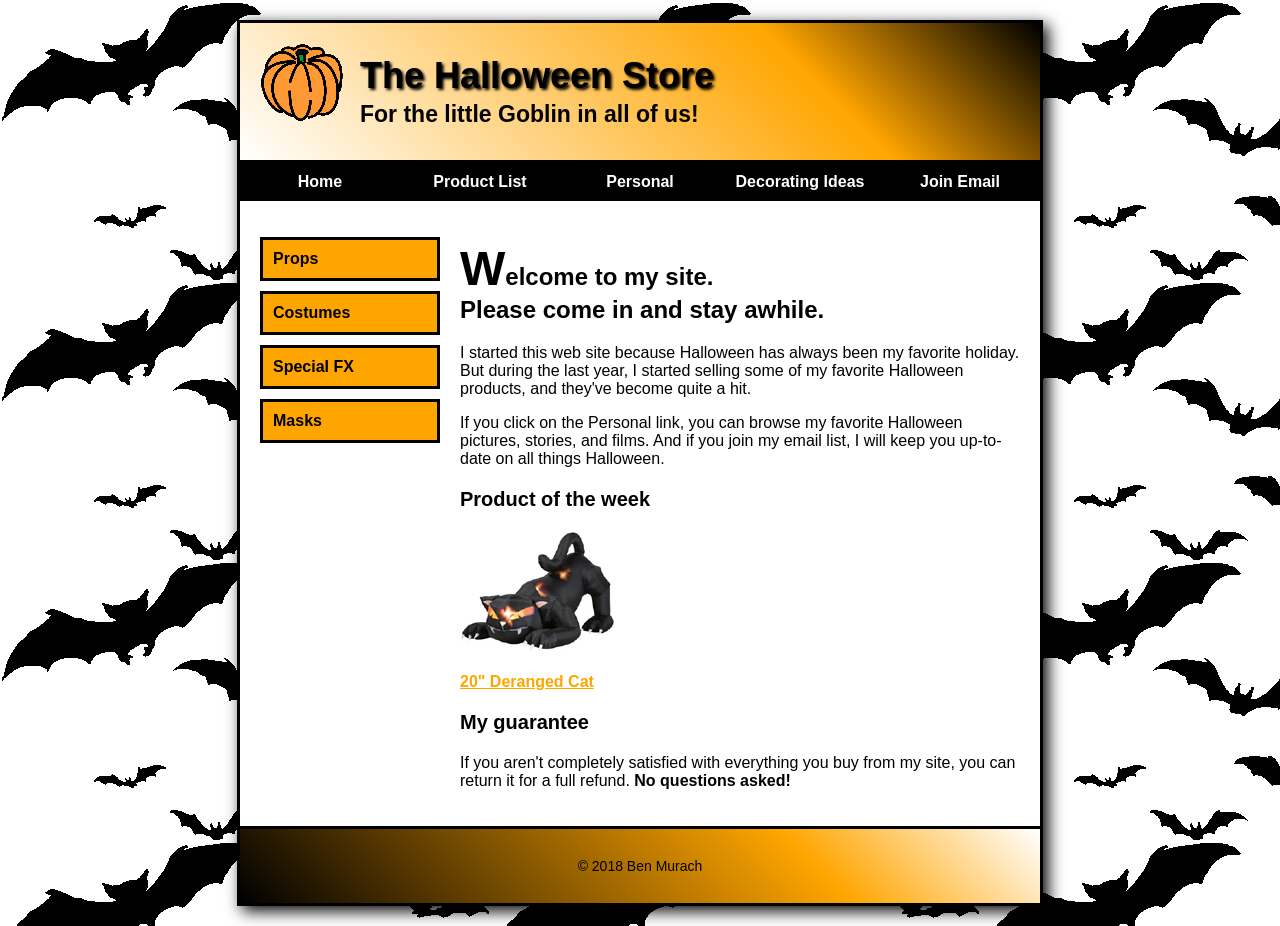
<file: Halloween Store Website/index.html>
<!DOCTYPE html>
<html lang="en">
<head>
<meta charset="UTF-8">

<!-- Viewport for media queries -->
<meta name="viewport" content="width=device-width, initial-scale=1.0">

<title>The Halloween Store</title>
<link rel="icon" type="image/png" href="/images/favicon.ico">
<link rel="stylesheet" href="styles/main.css">
</head>

<body>

<header>
    <img src="images/pumpkin.gif" alt="Pumpkin">
    <h1>The Halloween Store</h1>
    <h2>For the little Goblin in all of us!</h2>
</header>

<!-- Top Navigation -->
<nav>
<ul class="topnav">
<li><a class="current" href="index.html">Home</a></li>
<li><a href="products/products.html">Product List</a></li>
<li><a href="personal.html">Personal</a></li>
<li><a href="decorations.html">Decorating Ideas</a></li>
<li><a href="email.html">Join Email</a></li>
</ul>
</nav>

<main>

<!-- Sidebar -->
<aside>
<ul class="sidenav">
<li><a href="products/props.html">Props</a></li>
<li><a href="products/costumes.html">Costumes</a></li>
<li><a href="products/special.html">Special FX</a></li>
<li><a href="products/masks.html">Masks</a></li>
</ul>
</aside>

<!-- Main Content -->
<section>

<h2>Welcome to my site. 
<br>Please come in and stay awhile.</h2>

<p>
I started this web site because Halloween has always been my favorite holiday.
But during the last year, I started selling some of my favorite Halloween
products, and they've become quite a hit.
</p>

<p>
If you click on the Personal link, you can browse my favorite Halloween
pictures, stories, and films. And if you join my email list,
I will keep you up-to-date on all things Halloween.
</p>

<h3>Product of the week</h3>

<!-- Image linking to cat.html -->
<a href="cat.html">
<img src="images/cat1.jpg" alt="Deranged Cat">
</a>

<p>
<a href="cat.html">20" Deranged Cat</a>
</p>

<h3>My guarantee</h3>

<p>
If you aren't completely satisfied with everything you buy from my site,
you can return it for a full refund.
<strong>No questions asked!</strong>
</p>

</section>

</main>

<footer>
<p>&copy; 2018 Ben Murach</p>
</footer>

</body>
</html>
</file>
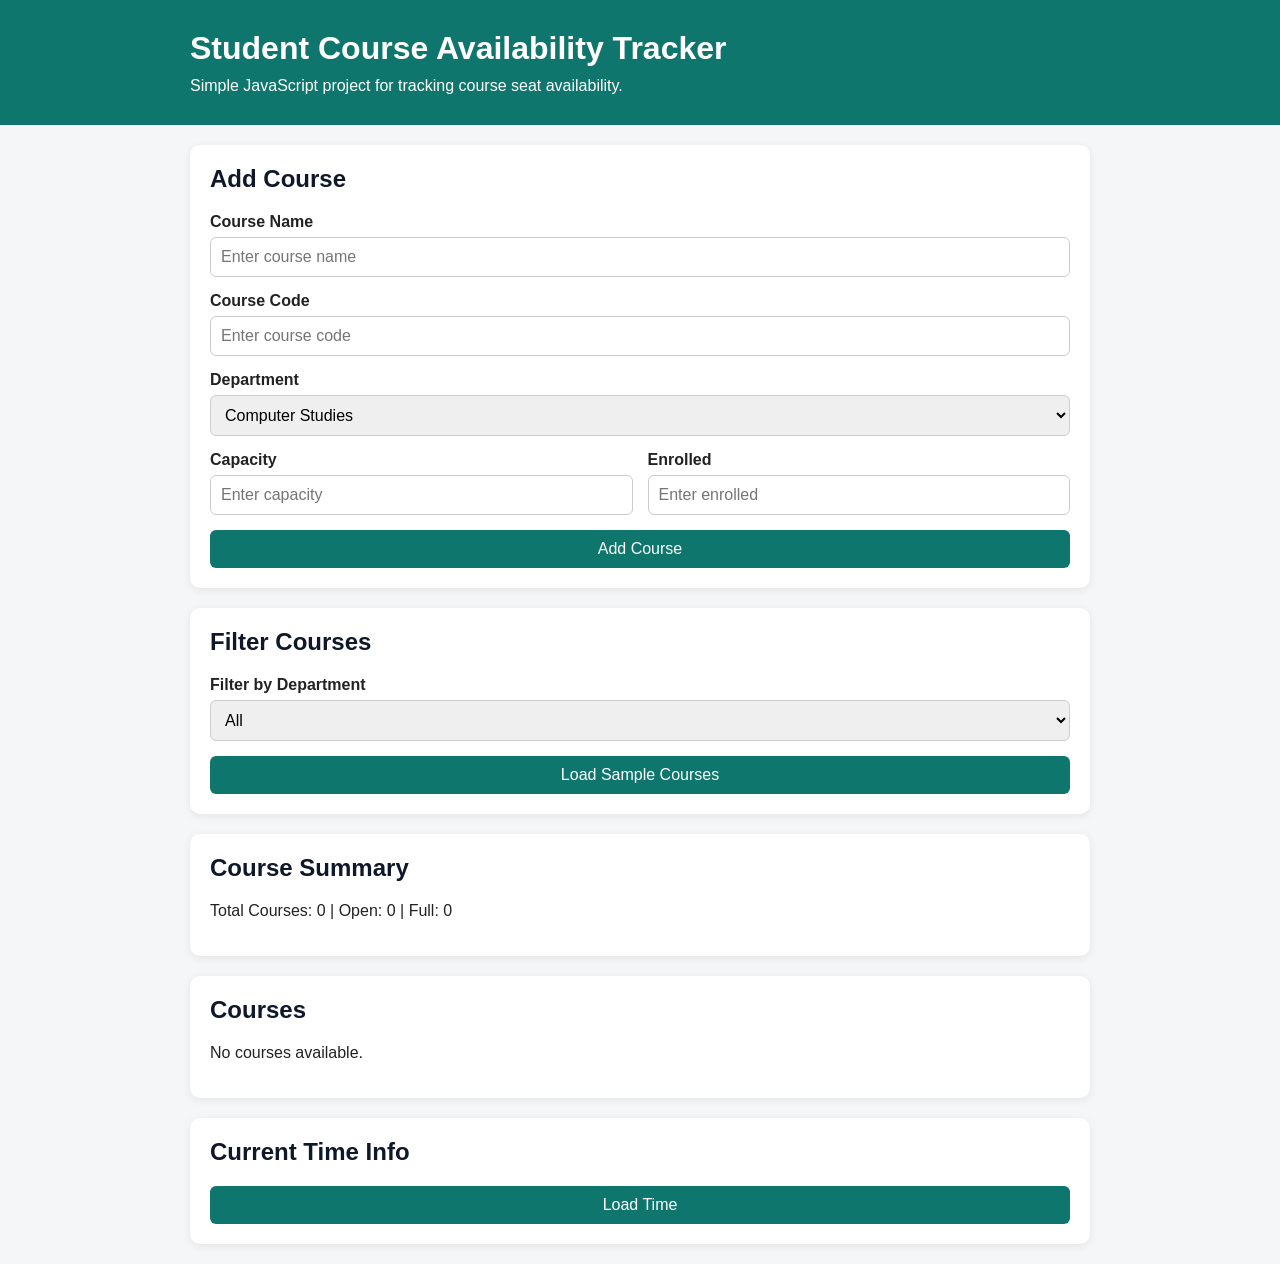
<file: Individual Assignment 1/Index.html>
<!DOCTYPE html>
<html lang="en">
<head>
  <meta charset="UTF-8">
  <meta name="viewport" content="width=device-width, initial-scale=1.0">
  <title>Student Course Availability Tracker</title>
  <link rel="stylesheet" href="style.css">
</head>
<body>
  <header class="page-header">
    <div class="container">
      <h1>Student Course Availability Tracker</h1>
      <p>Simple JavaScript project for tracking course seat availability.</p>
    </div>
  </header>

  <main class="container">
    <section class="card">
      <h2>Add Course</h2>

      <form id="courseForm">
        <div class="form-group">
          <label for="courseName">Course Name</label>
          <input type="text" id="courseName" placeholder="Enter course name" required>
        </div>

        <div class="form-group">
          <label for="courseCode">Course Code</label>
          <input type="text" id="courseCode" placeholder="Enter course code" required>
        </div>

        <div class="form-group">
          <label for="department">Department</label>
          <select id="department">
            <option value="Computer Studies">Computer Studies</option>
            <option value="Business">Business</option>
            <option value="Mathematics">Mathematics</option>
          </select>
        </div>

        <div class="form-row">
          <div class="form-group">
            <label for="capacity">Capacity</label>
            <input type="number" id="capacity" placeholder="Enter capacity" required>
          </div>

          <div class="form-group">
            <label for="enrolled">Enrolled</label>
            <input type="number" id="enrolled" placeholder="Enter enrolled" required>
          </div>
        </div>

        <button type="submit">Add Course</button>
      </form>
    </section>

    <section class="card">
      <h2>Filter Courses</h2>

      <div class="form-group">
        <label for="filterDepartment">Filter by Department</label>
        <select id="filterDepartment">
          <option value="All">All</option>
          <option value="Computer Studies">Computer Studies</option>
          <option value="Business">Business</option>
          <option value="Mathematics">Mathematics</option>
        </select>
      </div>

      <button id="loadSampleBtn" type="button">Load Sample Courses</button>
    </section>

    <section class="card">
      <h2>Course Summary</h2>
      <p id="summary">No courses added yet.</p>
    </section>

    <section class="card">
      <h2>Courses</h2>
      <div id="courseList"></div>
    </section>

    <section class="card">
      <h2>Current Time Info</h2>
      <button id="timeBtn" type="button">Load Time</button>
      <div id="timeBox"></div>
    </section>
  </main>

  <script type="module" src="main.js"></script>
</body>
</html>
</file>
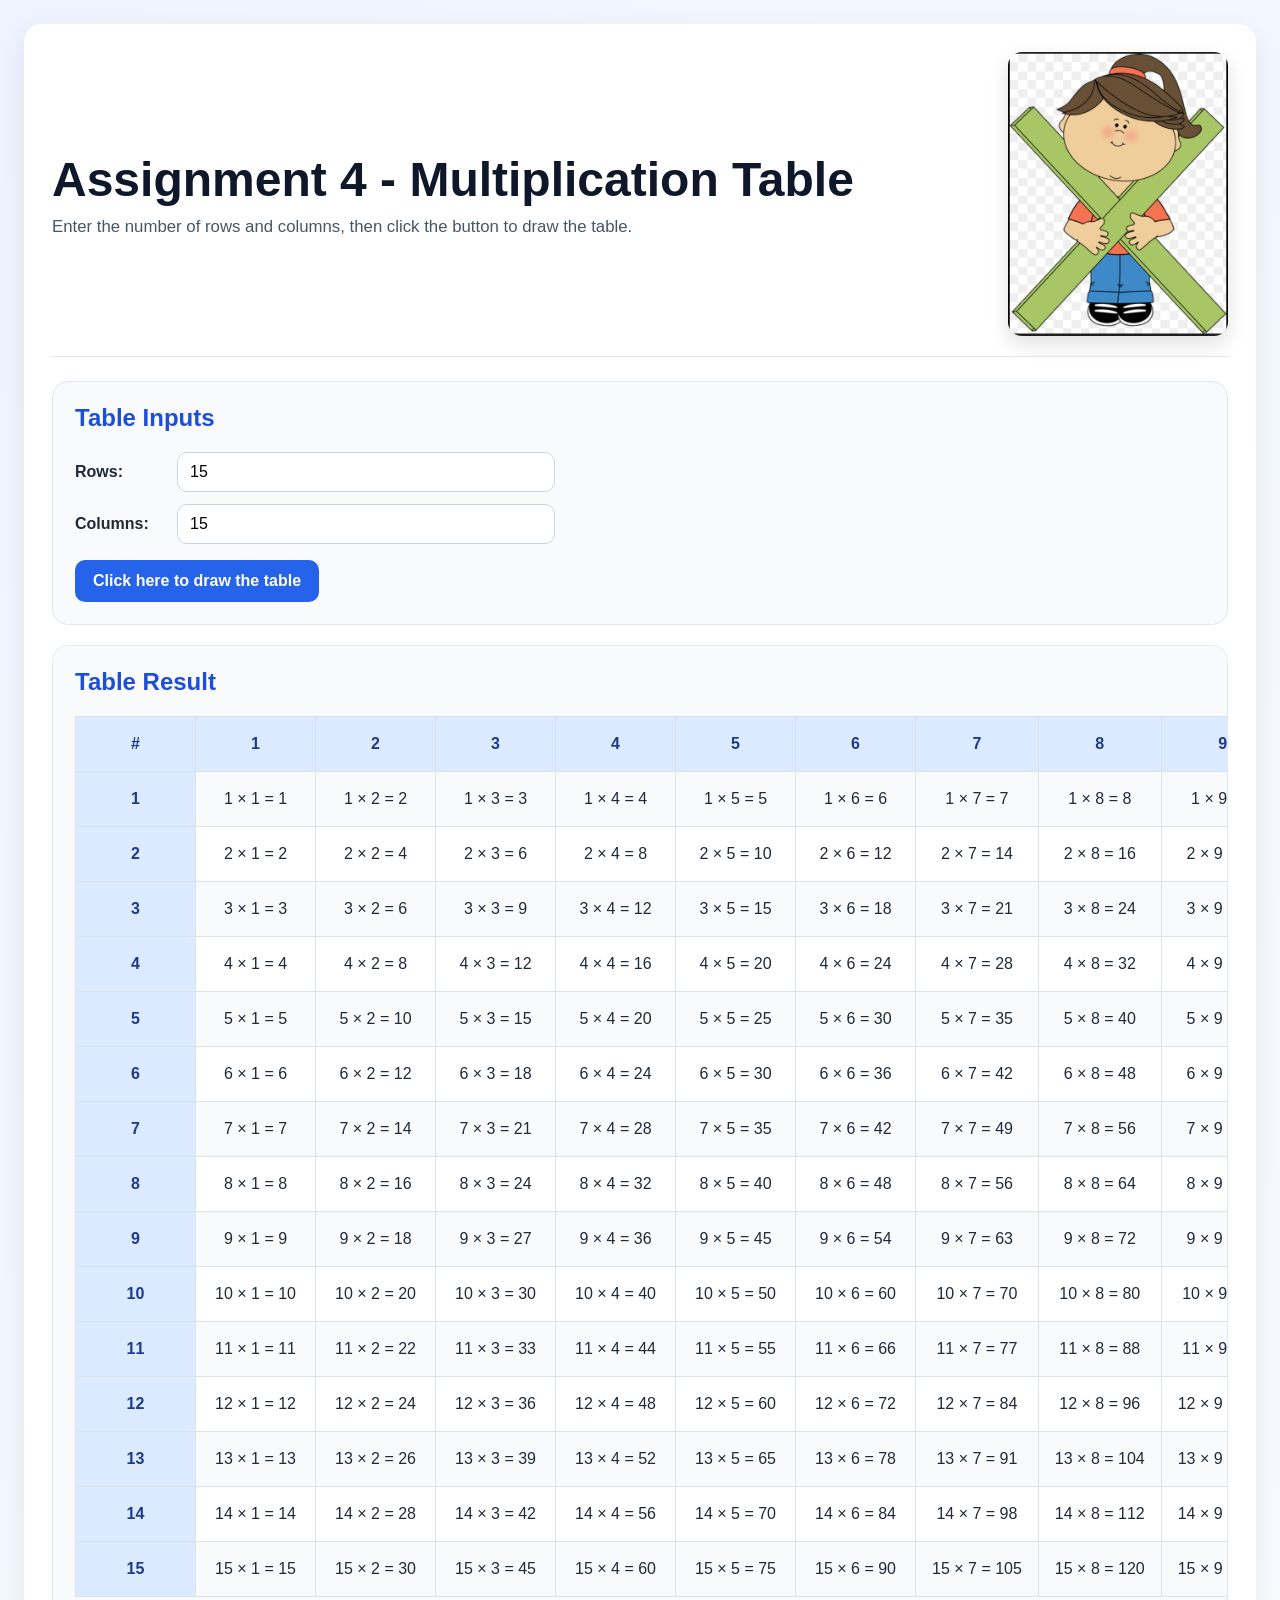
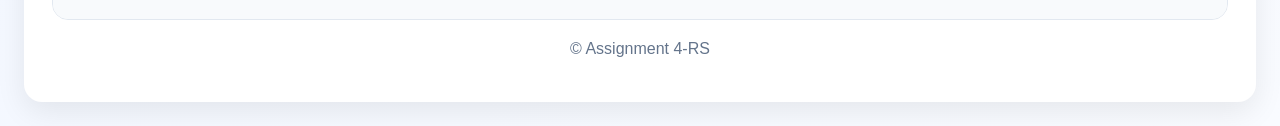
<file: Multiplication Table/index.html>
<!DOCTYPE html>
<html lang="en">
<head>
  <meta charset="UTF-8">
  <meta name="viewport" content="width=device-width, initial-scale=1.0">
  <title>Assignment 4 - Multiplication Table</title>
  <link rel="stylesheet" href="style.css">
</head>
<body>
  <main class="container">
    <header class="header">
      <div>
        <h1>Assignment 4 - Multiplication Table</h1>
        <p>Enter the number of rows and columns, then click the button to draw the table.</p>
      </div>
      <img src="images/multiplication.png" alt="Assignment image" class="header-img">
    </header>

    <section class="controls-panel">
      <h2>Table Inputs</h2>
      <div class="controls">
        <label for="rows">Rows:</label>
        <input type="number" id="rows" value="15" min="1" max="15">

        <label for="cols">Columns:</label>
        <input type="number" id="cols" value="15" min="1" max="15">
      </div>
      <button onclick="drawTable()">Click here to draw the table</button>
    </section>

    <section class="result-panel">
      <h2>Table Result</h2>
      <div id="tableOutput"></div>
    </section>

    <footer class="footer">
      <p>&copy; Assignment 4-RS</p>
    </footer>
  </main>

  <script src="main.js"></script>
</body>
</html>
</file>
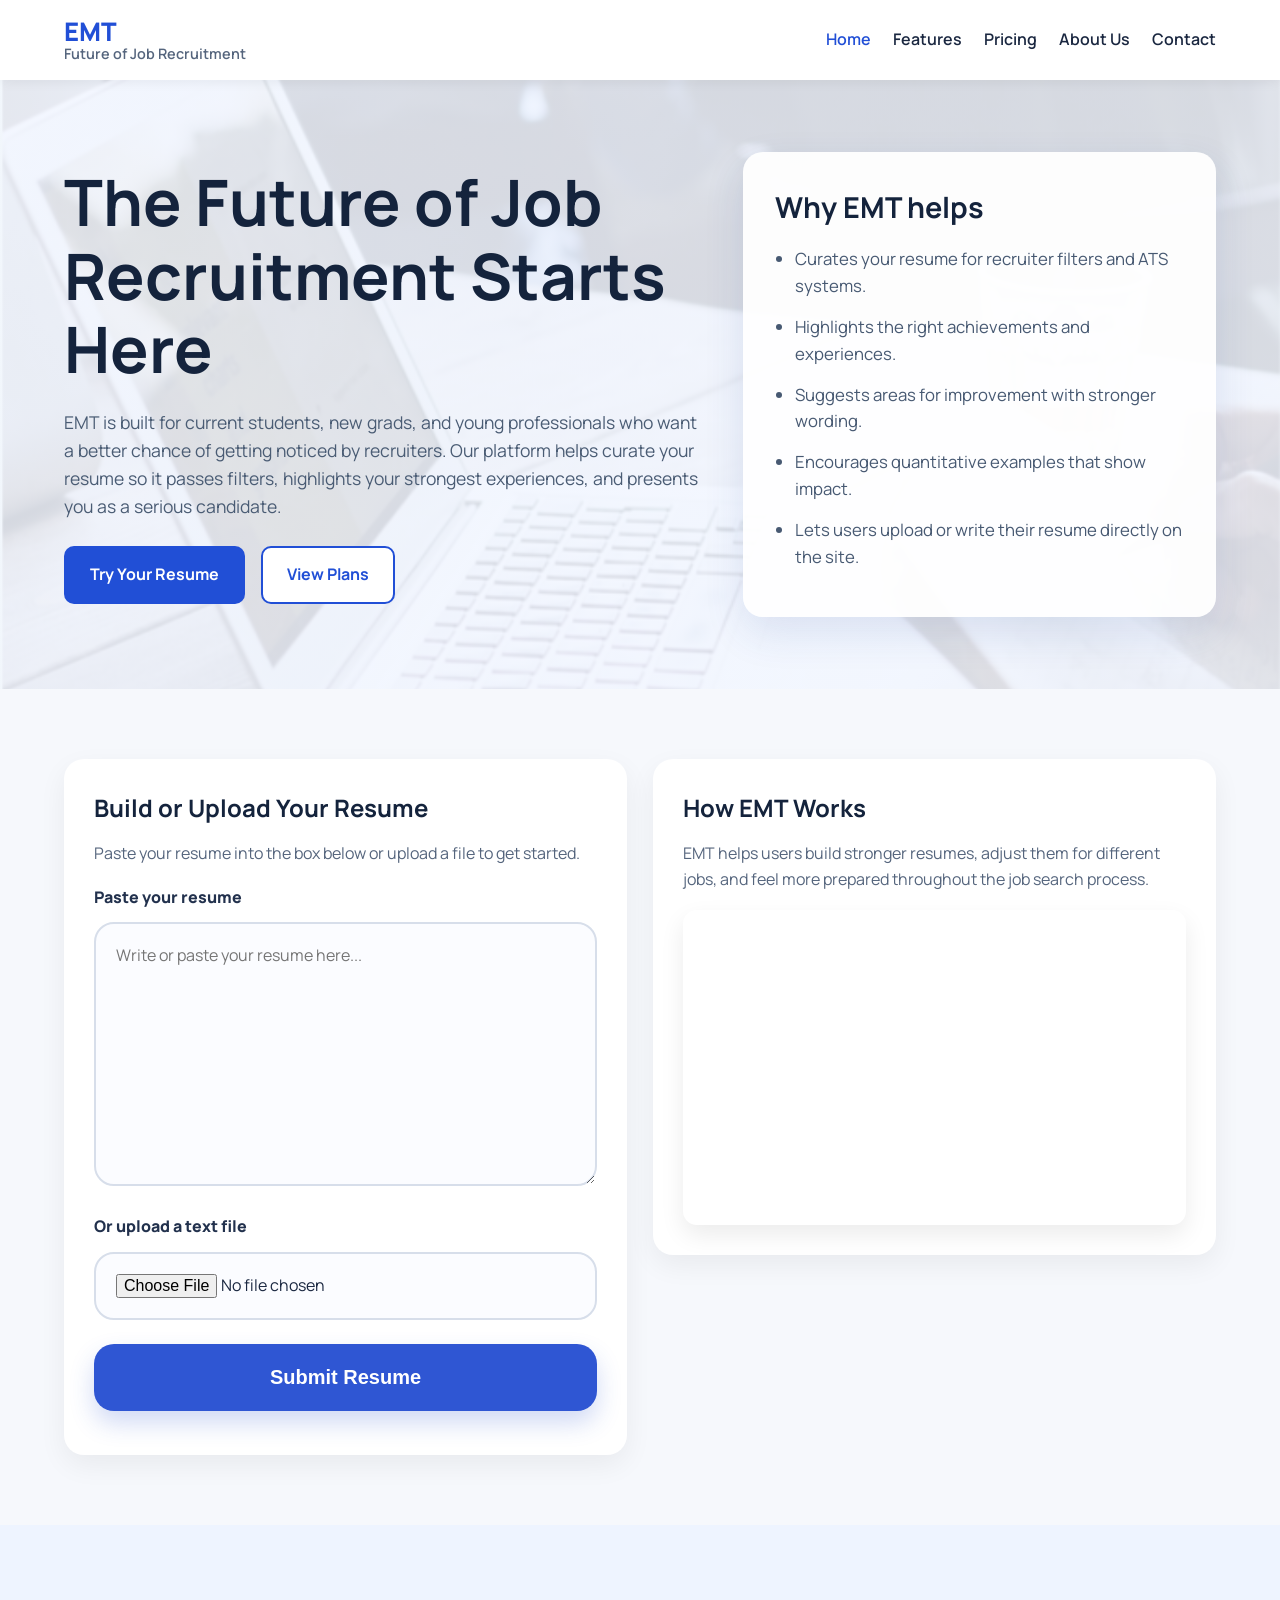
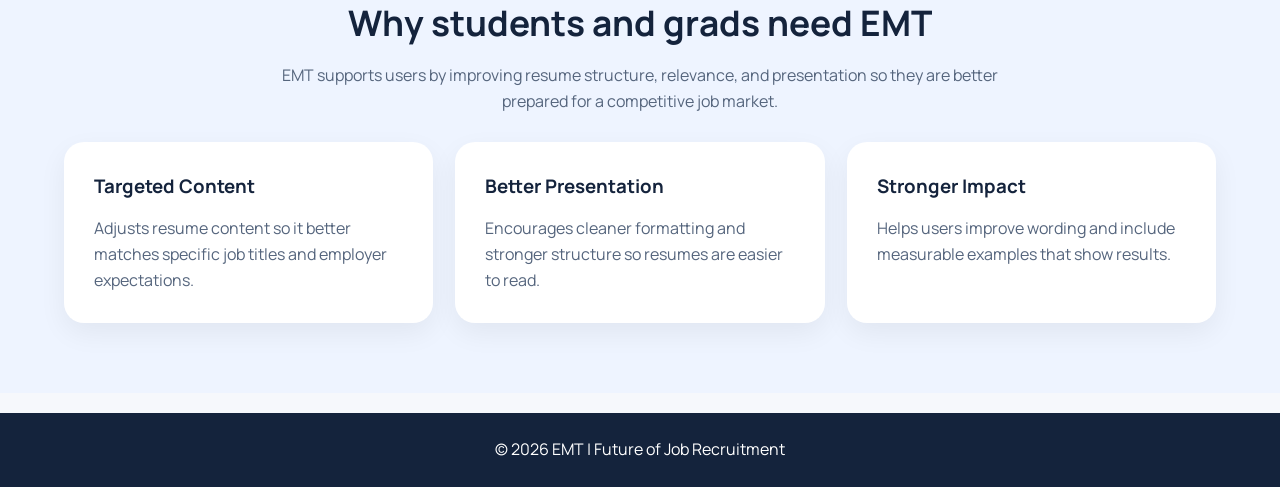
<file: Resume Customization Website-Group Project/index.html>
<!DOCTYPE html>
<html lang="en">
<head>
    <meta charset="UTF-8">
    <meta name="viewport" content="width=device-width, initial-scale=1.0">
    <title>EMT | Home</title>

    <link rel="icon" type="image/jpg" href="favicon/favicon.ico">
    <link rel="apple-touch-icon" href="images/EMT.png">
    <link rel="manifest" href="manifest.json">

    <link rel="preconnect" href="https://fonts.googleapis.com">
    <link rel="preconnect" href="https://fonts.gstatic.com" crossorigin>
    <link href="https://fonts.googleapis.com/css2?family=Manrope:wght@400;500;600;700;800&display=swap" rel="stylesheet">

    <link rel="stylesheet" href="styles/main.css">
</head>
<body>

    <header class="site-header">
        <div class="container nav-wrap">
            <a href="index.html" class="brand">
                <span class="brand-mark">EMT</span>
                <span class="brand-text">Future of Job Recruitment</span>
            </a>

            <nav class="nav">
                <a href="index.html" class="active">Home</a>
                <a href="features.html">Features</a>
                <a href="pricing.html">Pricing</a>
                <a href="support.html">About Us</a>
                <a href="contact.html">Contact</a>
            </nav>
        </div>
    </header>

    <main>
        <section class="hero hero-bg">
            <div class="container hero-grid">
                <div class="hero-content">
                    <h1>The Future of Job Recruitment Starts Here</h1>
                    <p>
                        EMT is built for current students, new grads, and young professionals who
                        want a better chance of getting noticed by recruiters. Our platform helps
                        curate your resume so it passes filters, highlights your strongest
                        experiences, and presents you as a serious candidate.
                    </p>

                    <div class="hero-actions">
                        <a href="#resume-box" class="btn primary">Try Your Resume</a>
                        <a href="pricing.html" class="btn secondary">View Plans</a>
                    </div>
                </div>

                <aside class="hero-card">
                    <h3>Why EMT helps</h3>
                    <ul>
                        <li>Curates your resume for recruiter filters and ATS systems.</li>
                        <li>Highlights the right achievements and experiences.</li>
                        <li>Suggests areas for improvement with stronger wording.</li>
                        <li>Encourages quantitative examples that show impact.</li>
                        <li>Lets users upload or write their resume directly on the site.</li>
                    </ul>
                </aside>
            </div>
        </section>

        <section class="section" id="resume-box">
            <div class="container two-col">
                <div class="card resume-card">
                    <h2>Build or Upload Your Resume</h2>
                    <p class="section-text">
                        Paste your resume into the box below or upload a file to get started.
                    </p>

                    <form class="resume-form" id="resumeForm">
                        <label for="resumeText">Paste your resume</label>
                        <textarea id="resumeText" rows="10" placeholder="Write or paste your resume here..."></textarea>

                        <label for="resumeFile">Or upload a text file</label>
                        <input type="file" id="resumeFile" accept=".txt,.doc,.docx,.pdf">

                        <button type="submit" class="submit-btn">Submit Resume</button>
                        <p id="resumeMsg" class="resume-msg"></p>
                    </form>
                </div>

                <div class="card">
                    <h2>How EMT Works</h2>
                    <p class="section-text">
                        EMT helps users build stronger resumes, adjust them for different jobs,
                        and feel more prepared throughout the job search process.
                    </p>

                    <div class="video-box">
                        <iframe
                            width="100%"
                            height="315"
                            src="https://www.youtube.com/embed/hJHvdBlSxug"
                            title="What is a Website?"
                            frameborder="0"
                            allow="accelerometer; autoplay; clipboard-write; encrypted-media; gyroscope; picture-in-picture"
                            allowfullscreen>
                        </iframe>
                    </div>
                </div>
            </div>
        </section>

        <section class="section light-section">
            <div class="container">
                <div class="section-head center">
                    <h2>Why students and grads need EMT</h2>
                    <p>
                        EMT supports users by improving resume structure, relevance, and presentation
                        so they are better prepared for a competitive job market.
                    </p>
                </div>

                <div class="grid-3">
                    <article class="card mini-card">
                        <h3>Targeted Content</h3>
                        <p>Adjusts resume content so it better matches specific job titles and employer expectations.</p>
                    </article>

                    <article class="card mini-card">
                        <h3>Better Presentation</h3>
                        <p>Encourages cleaner formatting and stronger structure so resumes are easier to read.</p>
                    </article>

                    <article class="card mini-card">
                        <h3>Stronger Impact</h3>
                        <p>Helps users improve wording and include measurable examples that show results.</p>
                    </article>
                </div>
            </div>
        </section>
    </main>

    <footer class="site-footer">
        <div class="container">
            <p>© 2026 EMT | Future of Job Recruitment</p>
        </div>
    </footer>

<script src="javascript/script.js"></script>
</body>
</html>
</file>
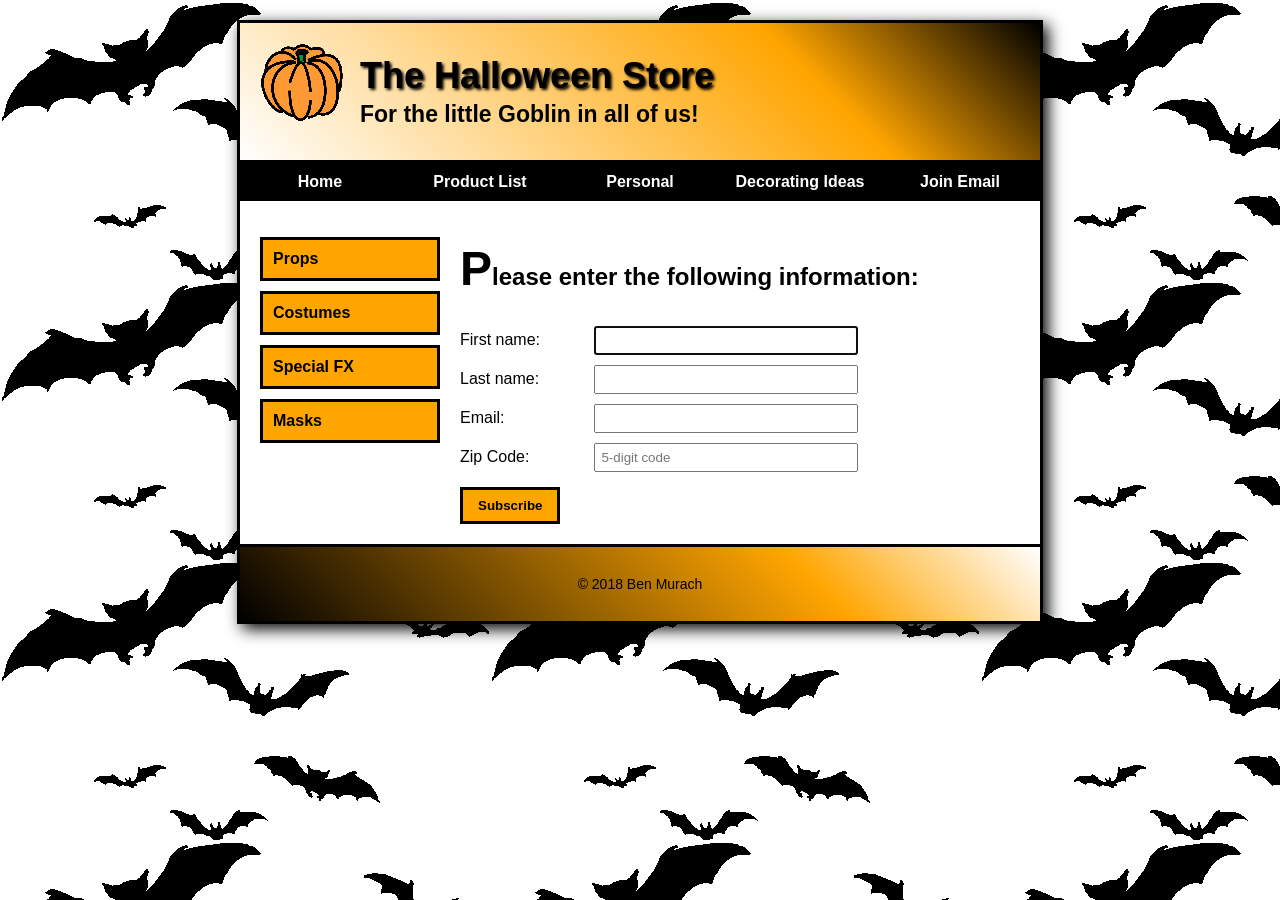
<file: Halloween Store Website/email.html>
<!DOCTYPE html>
<html lang="en">
<head>
<meta charset="UTF-8">
<meta name="viewport" content="width=device-width, initial-scale=1.0">

<title>Email - Halloween Store</title>
<link rel="icon" type="image/png" href="/images/favicon.ico">
<link rel="stylesheet" href="styles/main.css">
<link rel="stylesheet" href="styles/email.css">
</head>

<body>

<header>
    <img src="images/pumpkin.gif" alt="Pumpkin">
    <h1>The Halloween Store</h1>
    <h2>For the little Goblin in all of us!</h2>
</header>

<!-- Top Navigation -->
<nav>
<ul class="topnav">
<li><a href="index.html">Home</a></li>
<li><a href="products/products.html">Product List</a></li>
<li><a href="personal.html">Personal</a></li>
<li><a href="decorations.html">Decorating Ideas</a></li>
<li><a class="current" href="email.html">Join Email</a></li>
</ul>
</nav>

<main>

<!-- Sidebar -->
<aside>
<ul class="sidenav">
<li><a href="products/props.html">Props</a></li>
<li><a href="products/costumes.html">Costumes</a></li>
<li><a href="products/special.html">Special FX</a></li>
<li><a href="products/masks.html">Masks</a></li>
</ul>
</aside>

<!-- Content -->
<section>

<h2>Please enter the following information:</h2>

<form action="subscribe.html">

<label for="fname">First name:</label>
<input type="text" id="fname" required autofocus><br>

<label for="lname">Last name:</label>
<input type="text" id="lname" required><br>

<label for="email">Email:</label>
<input type="email" id="email" required><br>

<label for="zip">Zip Code:</label>
<input type="text" id="zip"
       pattern="[0-9]{5}"
       placeholder="5-digit code"><br>

<button type="submit">Subscribe</button>

</form>

</section>

</main>

<footer>
<p>&copy; 2018 Ben Murach</p>
</footer>

</body>
</html>
</file>
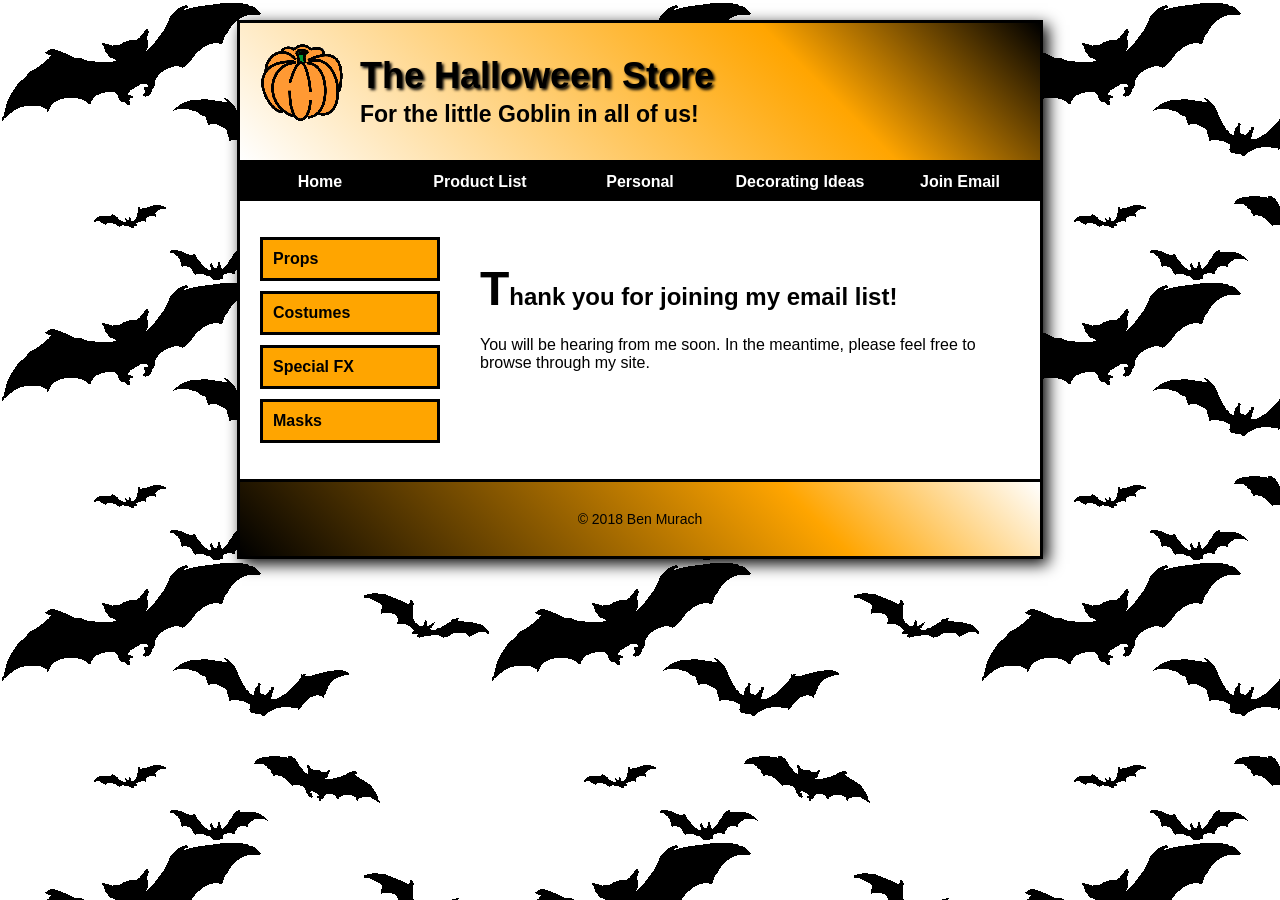
<file: Halloween Store Website/subscribe.html>
<!DOCTYPE html>
<html lang="en">
<head>
<meta charset="UTF-8">
<meta name="viewport" content="width=device-width, initial-scale=1.0">

<title>Subscribed - Halloween Store</title>
<link rel="icon" type="image/png" href="/images/favicon.ico">
<link rel="stylesheet" href="styles/main.css">
<link rel="stylesheet" href="styles/subscribe.css">
</head>

<body>

<header>
    <img src="images/pumpkin.gif" alt="Pumpkin">
    <h1>The Halloween Store</h1>
    <h2>For the little Goblin in all of us!</h2>
</header>

<nav>
<ul class="topnav">
<li><a href="/index.html">Home</a></li>
<li><a href="/products/products.html">Product List</a></li>
<li><a href="/personal.html">Personal</a></li>
<li><a href="/decorations.html">Decorating Ideas</a></li>
<li><a href="/email.html">Join Email</a></li>
</ul>
</nav>

<main>

<aside>
<ul class="sidenav">
<li><a href="/products/props.html">Props</a></li>
<li><a href="/products/costumes.html">Costumes</a></li>
<li><a href="/products/special.html">Special FX</a></li>
<li><a href="/products/masks.html">Masks</a></li>
</ul>
</aside>

<section>

<h2>Thank you for joining my email list!</h2>

<p>
You will be hearing from me soon. In the meantime, please feel free
to browse through my site.
</p>

</section>

</main>

<footer>
<p>&copy; 2018 Ben Murach</p>
</footer>

</body>
</html>
</file>
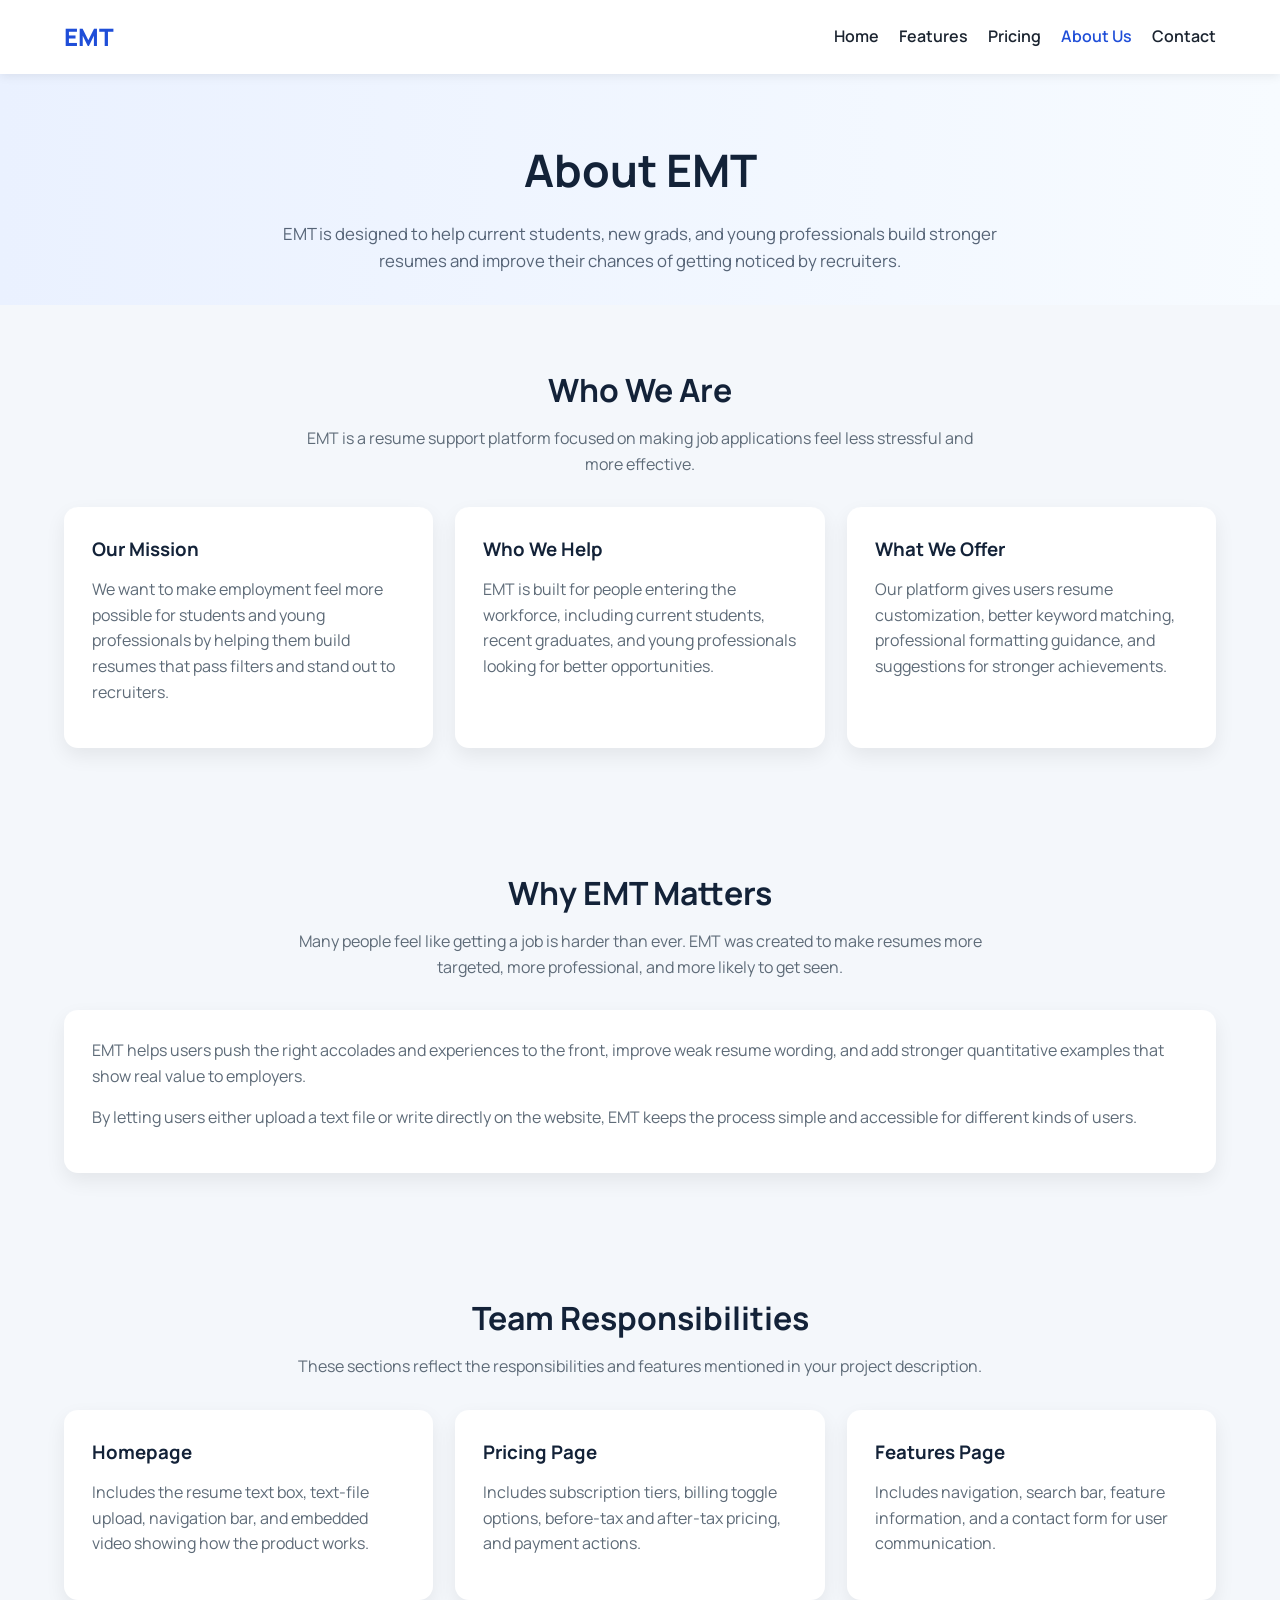
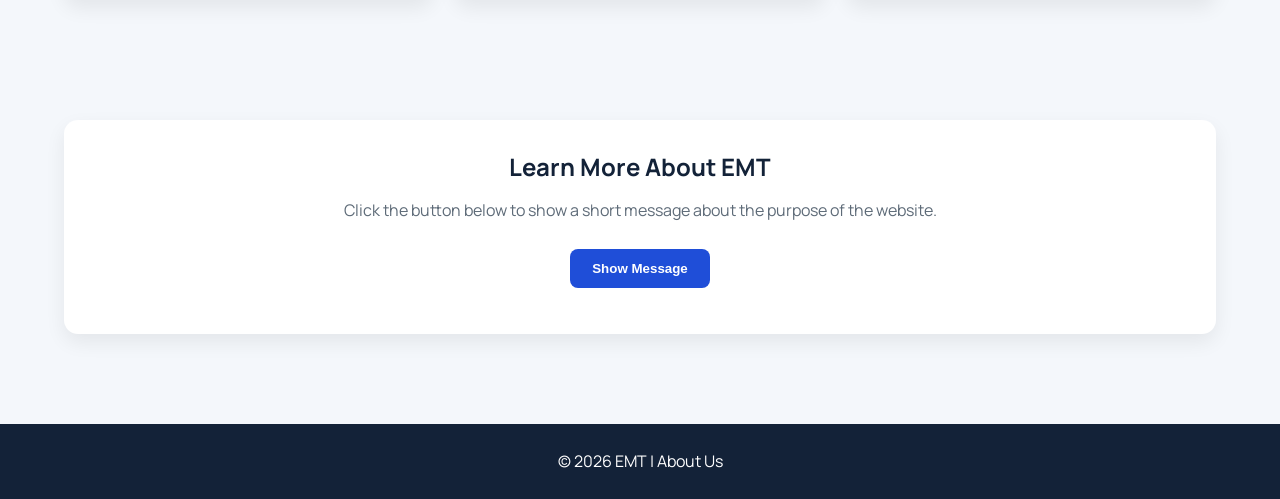
<file: Resume Customization Website-Group Project/about.html>
<!DOCTYPE html>
<html lang="en">
<head>
    <meta charset="UTF-8">
    <meta name="viewport" content="width=device-width, initial-scale=1.0">
    <title>EMT | About Us</title>

    <link rel="icon" type="image/jpg" href="favicon/favicon-16x16.png">
    <link rel="apple-touch-icon" href="images/EMT.png">
    <link rel="manifest" href="manifest.json">

    <link rel="preconnect" href="https://fonts.googleapis.com">
    <link rel="preconnect" href="https://fonts.gstatic.com" crossorigin>
    <link href="https://fonts.googleapis.com/css2?family=Manrope:wght@400;500;600;700;800&display=swap" rel="stylesheet">

    <link rel="stylesheet" href="styles/about.css">
</head>
<body>

    <header>
        <div class="container nav-wrap">
            <a href="index.html" class="brand">EMT</a>

            <nav>
                <a href="index.html">Home</a>
                <a href="features.html">Features</a>
                <a href="pricing.html">Pricing</a>
                <a href="about.html" class="active">About Us</a>
                <a href="contact.html">Contact</a>
            </nav>
        </div>
    </header>

    <section class="hero">
        <div class="container">
            <h1>About EMT</h1>
            <p>
                EMT is designed to help current students, new grads, and young professionals build stronger resumes and improve their chances of getting noticed by recruiters.
            </p>
        </div>
    </section>

    <section class="about-section">
        <div class="container">
            <div class="section-title">
                <h2>Who We Are</h2>
                <p>
                    EMT is a resume support platform focused on making job applications feel less stressful and more effective.
                </p>
            </div>

            <div class="about-grid">
                <div class="about-card">
                    <h3>Our Mission</h3>
                    <p>
                        We want to make employment feel more possible for students and young professionals by helping them build resumes that pass filters and stand out to recruiters.
                    </p>
                </div>

                <div class="about-card">
                    <h3>Who We Help</h3>
                    <p>
                        EMT is built for people entering the workforce, including current students, recent graduates, and young professionals looking for better opportunities.
                    </p>
                </div>

                <div class="about-card">
                    <h3>What We Offer</h3>
                    <p>
                        Our platform gives users resume customization, better keyword matching, professional formatting guidance, and suggestions for stronger achievements.
                    </p>
                </div>
            </div>
        </div>
    </section>

    <section class="story-section">
        <div class="container">
            <div class="section-title">
                <h2>Why EMT Matters</h2>
                <p>
                    Many people feel like getting a job is harder than ever. EMT was created to make resumes more targeted, more professional, and more likely to get seen.
                </p>
            </div>

            <div class="story-box">
                <p>
                    EMT helps users push the right accolades and experiences to the front, improve weak resume wording, and add stronger quantitative examples that show real value to employers.
                </p>
                <p>
                    By letting users either upload a text file or write directly on the website, EMT keeps the process simple and accessible for different kinds of users.
                </p>
            </div>
        </div>
    </section>

    <section class="team-section">
        <div class="container">
            <div class="section-title">
                <h2>Team Responsibilities</h2>
                <p>
                    These sections reflect the responsibilities and features mentioned in your project description.
                </p>
            </div>

            <div class="team-grid">
                <div class="team-card">
                    <h3>Homepage</h3>
                    <p>
                        Includes the resume text box, text-file upload, navigation bar, and embedded video showing how the product works.
                    </p>
                </div>

                <div class="team-card">
                    <h3>Pricing Page</h3>
                    <p>
                        Includes subscription tiers, billing toggle options, before-tax and after-tax pricing, and payment actions.
                    </p>
                </div>

                <div class="team-card">
                    <h3>Features Page</h3>
                    <p>
                        Includes navigation, search bar, feature information, and a contact form for user communication.
                    </p>
                </div>
            </div>
        </div>
    </section>

    <section class="message-section">
        <div class="container">
            <div class="message-box">
                <h2>Learn More About EMT</h2>
                <p>
                    Click the button below to show a short message about the purpose of the website.
                </p>
                <button id="aboutBtn">Show Message</button>
                <p id="aboutMessage"></p>
            </div>
        </div>
    </section>

    <footer>
        <div class="container">
            <p>© 2026 EMT | About Us</p>
        </div>
    </footer>

    <script src="javascript/about.js"></script>
</body>
</html>
</file>
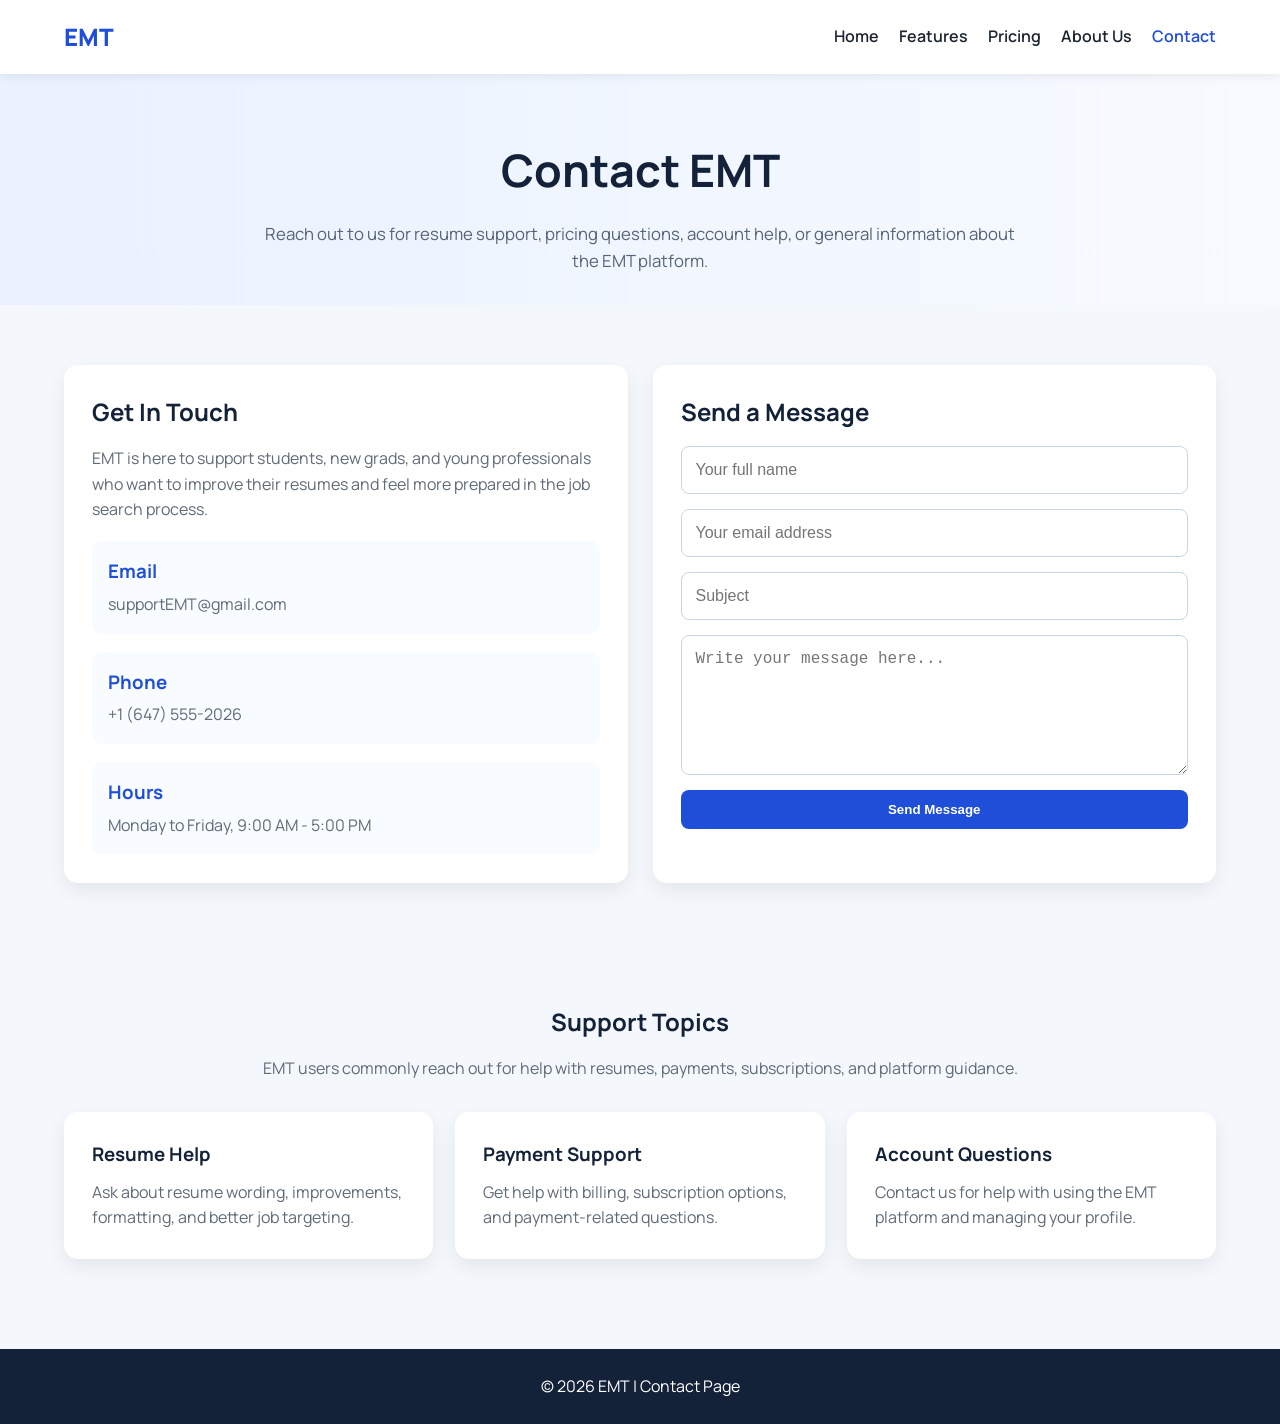
<file: Resume Customization Website-Group Project/contact.html>
<!DOCTYPE html>
<html lang="en">
<head>
    <meta charset="UTF-8">
    <meta name="viewport" content="width=device-width, initial-scale=1.0">
    <title>EMT | Contact</title>

    <link rel="icon" type="image/jpg" href="favicon/favicon-16x16.png">
    <link rel="apple-touch-icon" href="images/EMT.png">
    <link rel="manifest" href="manifest.json">

    <link rel="preconnect" href="https://fonts.googleapis.com">
    <link rel="preconnect" href="https://fonts.gstatic.com" crossorigin>
    <link href="https://fonts.googleapis.com/css2?family=Manrope:wght@400;500;600;700;800&display=swap" rel="stylesheet">

    <link rel="stylesheet" href="styles/contact.css">
</head>
<body>

    <header>
        <div class="container nav-wrap">
            <a href="index.html" class="brand">EMT</a>

            <nav>
                <a href="index.html">Home</a>
                <a href="features.html">Features</a>
                <a href="pricing.html">Pricing</a>
                <a href="about.html">About Us</a>
                <a href="contact.html" class="active">Contact</a>
            </nav>
        </div>
    </header>

    <section class="hero">
        <div class="container">
            <h1>Contact EMT</h1>
            <p>
                Reach out to us for resume support, pricing questions, account help, or general information about the EMT platform.
            </p>
        </div>
    </section>

    <section class="contact-section">
        <div class="container contact-grid">
            <div class="contact-info">
                <h2>Get In Touch</h2>
                <p>
                    EMT is here to support students, new grads, and young professionals who want to improve their resumes and feel more prepared in the job search process.
                </p>

                <div class="info-box">
                    <h3>Email</h3>
                    <p>supportEMT@gmail.com</p>
                </div>

                <div class="info-box">
                    <h3>Phone</h3>
                    <p>+1 (647) 555-2026</p>
                </div>

                <div class="info-box">
                    <h3>Hours</h3>
                    <p>Monday to Friday, 9:00 AM - 5:00 PM</p>
                </div>
            </div>

            <div class="contact-form-box">
                <h2>Send a Message</h2>
                <form id="contactForm">
                    <input type="text" id="name" placeholder="Your full name">
                    <input type="email" id="email" placeholder="Your email address">
                    <input type="text" id="subject" placeholder="Subject">
                    <textarea id="message" placeholder="Write your message here..."></textarea>
                    <button type="submit">Send Message</button>
                </form>

                <p id="formMessage"></p>
            </div>
        </div>
    </section>

    <section class="faq-section">
        <div class="container">
            <div class="section-title">
                <h2>Support Topics</h2>
                <p>
                    EMT users commonly reach out for help with resumes, payments, subscriptions, and platform guidance.
                </p>
            </div>

            <div class="faq-grid">
                <div class="faq-card">
                    <h3>Resume Help</h3>
                    <p>Ask about resume wording, improvements, formatting, and better job targeting.</p>
                </div>

                <div class="faq-card">
                    <h3>Payment Support</h3>
                    <p>Get help with billing, subscription options, and payment-related questions.</p>
                </div>

                <div class="faq-card">
                    <h3>Account Questions</h3>
                    <p>Contact us for help with using the EMT platform and managing your profile.</p>
                </div>
            </div>
        </div>
    </section>

    <footer>
        <div class="container">
            <p>© 2026 EMT | Contact Page</p>
        </div>
    </footer>

    <script src="javascript/contact.js"></script>
</body>
</html>
</file>
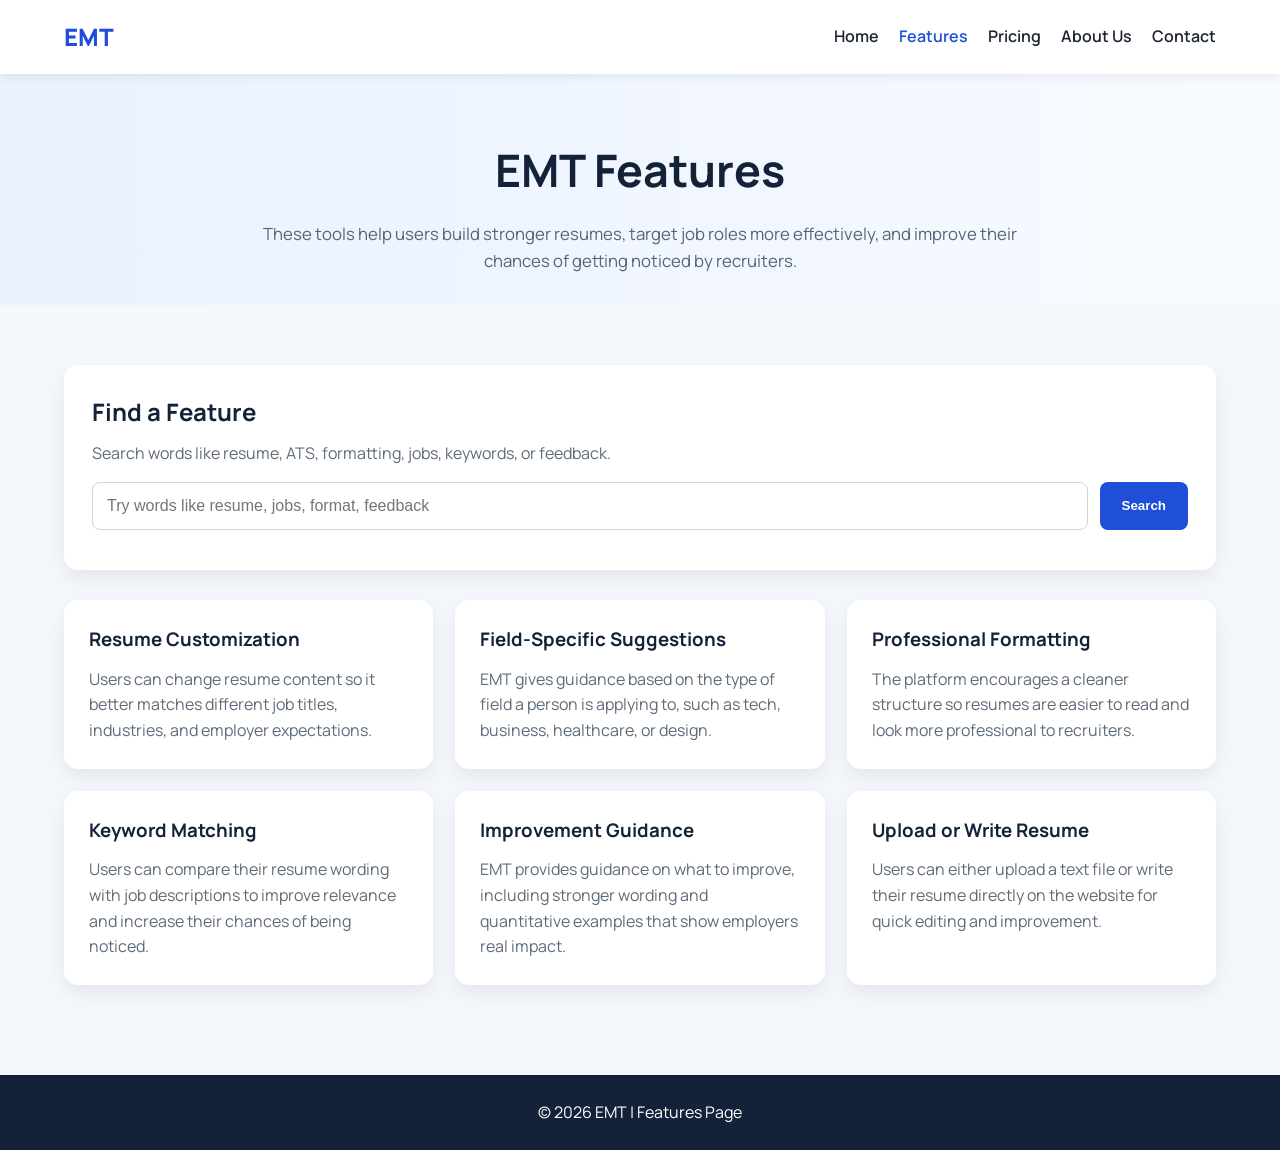
<file: Resume Customization Website-Group Project/features.html>
<!DOCTYPE html>
<html lang="en">
<head>
    <meta charset="UTF-8">
    <meta name="viewport" content="width=device-width, initial-scale=1.0">
    <title>EMT | Features</title>

    <link rel="icon" type="image/jpg" href="favicon-32x32.jpg">
    <link rel="apple-touch-icon" href="images/EMT.png">
    <link rel="manifest" href="manifest.json">

    <link rel="preconnect" href="https://fonts.googleapis.com">
    <link rel="preconnect" href="https://fonts.gstatic.com" crossorigin>
    <link href="https://fonts.googleapis.com/css2?family=Manrope:wght@400;500;600;700;800&display=swap" rel="stylesheet">

    <link rel="stylesheet" href="styles/features.css">
</head>
<body>

    <header>
        <div class="container nav-wrap">
            <a href="index.html" class="brand">EMT</a>

            <nav>
                <a href="index.html">Home</a>
                <a href="features.html" class="active">Features</a>
                <a href="pricing.html">Pricing</a>
                <a href="about.html">About Us</a>
                <a href="contact.html">Contact</a>
            </nav>
        </div>
    </header>

    <section class="hero">
        <div class="container">
            <h1>EMT Features</h1>
            <p>
                These tools help users build stronger resumes, target job roles more effectively, and improve their chances of getting noticed by recruiters.
            </p>
        </div>
    </section>

    <section class="features-section">
        <div class="container">
            <div class="search-box">
                <h2>Find a Feature</h2>
                <p>Search words like resume, ATS, formatting, jobs, keywords, or feedback.</p>

                <div class="search-row">
                    <input type="text" id="featureSearch" placeholder="Try words like resume, jobs, format, feedback">
                    <button type="button" id="searchBtn">Search</button>
                </div>

                <p id="searchMsg"></p>
            </div>

            <div class="features-grid">
                <article class="feature-card" data-keywords="resume customization editing targeting jobs application resume builder">
                    <h3>Resume Customization</h3>
                    <p>Users can change resume content so it better matches different job titles, industries, and employer expectations.</p>
                </article>

                <article class="feature-card" data-keywords="suggestions feedback field industry technology healthcare business design">
                    <h3>Field-Specific Suggestions</h3>
                    <p>EMT gives guidance based on the type of field a person is applying to, such as tech, business, healthcare, or design.</p>
                </article>

                <article class="feature-card" data-keywords="format layout structure design professional formatting readable">
                    <h3>Professional Formatting</h3>
                    <p>The platform encourages a cleaner structure so resumes are easier to read and look more professional to recruiters.</p>
                </article>

                <article class="feature-card" data-keywords="keywords ats scan matching employers job description">
                    <h3>Keyword Matching</h3>
                    <p>Users can compare their resume wording with job descriptions to improve relevance and increase their chances of being noticed.</p>
                </article>

                <article class="feature-card" data-keywords="quantitative examples achievements impact results guidance">
                    <h3>Improvement Guidance</h3>
                    <p>EMT provides guidance on what to improve, including stronger wording and quantitative examples that show employers real impact.</p>
                </article>

                <article class="feature-card" data-keywords="upload write resume text file create resume input">
                    <h3>Upload or Write Resume</h3>
                    <p>Users can either upload a text file or write their resume directly on the website for quick editing and improvement.</p>
                </article>
            </div>
        </div>
    </section>

    <footer>
        <div class="container">
            <p>© 2026 EMT | Features Page</p>
        </div>
    </footer>

    <script src="javascript/features.js"></script>
</body>
</html>
</file>
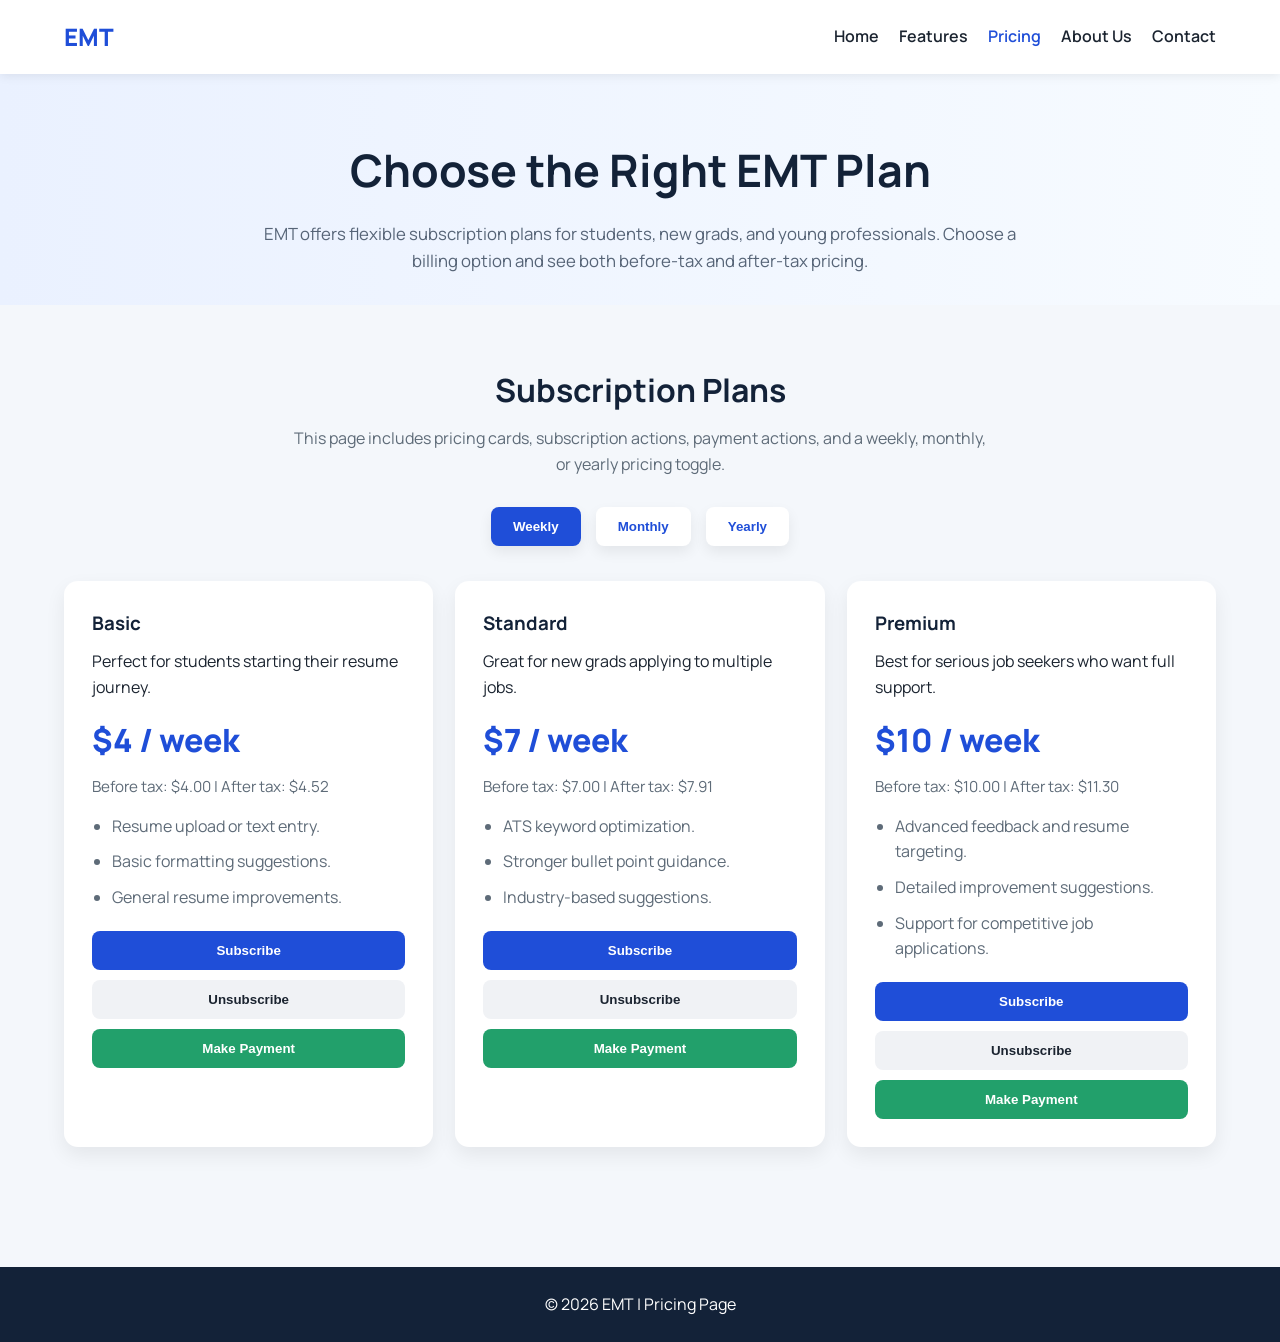
<file: Resume Customization Website-Group Project/pricing.html>
<!DOCTYPE html>
<html lang="en">
<head>
    <meta charset="UTF-8">
    <meta name="viewport" content="width=device-width, initial-scale=1.0">
    <title>EMT | Pricing</title>

    <link rel="icon" type="image/jpg" href="favicon/favicon-16x16.png">
    <link rel="apple-touch-icon" href="images/EMT.png">
    <link rel="manifest" href="manifest.json">

    <link rel="preconnect" href="https://fonts.googleapis.com">
    <link rel="preconnect" href="https://fonts.gstatic.com" crossorigin>
    <link href="https://fonts.googleapis.com/css2?family=Manrope:wght@400;500;600;700;800&display=swap" rel="stylesheet">

    <link rel="stylesheet" href="styles/pricing.css">
</head>
<body>

    <header>
        <div class="container nav-wrap">
            <a href="index.html" class="brand">EMT</a>

            <nav>
                <a href="index.html">Home</a>
                <a href="features.html">Features</a>
                <a href="pricing.html" class="active">Pricing</a>
                <a href="about.html">About Us</a>
                <a href="contact.html">Contact</a>
            </nav>
        </div>
    </header>

    <section class="hero">
        <div class="container">
            <h1>Choose the Right EMT Plan</h1>
            <p>
                EMT offers flexible subscription plans for students, new grads, and young professionals. Choose a billing option and see both before-tax and after-tax pricing.
            </p>
        </div>
    </section>

    <section>
        <div class="container">
            <div class="section-title">
                <h2>Subscription Plans</h2>
                <p>
                    This page includes pricing cards, subscription actions, payment actions, and a weekly, monthly, or yearly pricing toggle.
                </p>
            </div>

            <div class="toggle-box">
                <button class="toggle-btn active" data-plan="weekly">Weekly</button>
                <button class="toggle-btn" data-plan="monthly">Monthly</button>
                <button class="toggle-btn" data-plan="yearly">Yearly</button>
            </div>

            <div class="pricing-grid">
                <div class="price-card">
                    <h3>Basic</h3>
                    <p>Perfect for students starting their resume journey.</p>
                    <div class="price" data-weekly="4" data-monthly="12" data-yearly="99">$4 / week</div>
                    <div class="tax">Before tax: $4.00 | After tax: $4.52</div>

                    <ul>
                        <li>Resume upload or text entry.</li>
                        <li>Basic formatting suggestions.</li>
                        <li>General resume improvements.</li>
                    </ul>

                    <div class="btn-group">
                        <button class="btn subscribe-btn">Subscribe</button>
                        <button class="btn unsubscribe-btn">Unsubscribe</button>
                        <button class="btn payment-btn">Make Payment</button>
                    </div>
                </div>

                <div class="price-card">
                    <h3>Standard</h3>
                    <p>Great for new grads applying to multiple jobs.</p>
                    <div class="price" data-weekly="7" data-monthly="20" data-yearly="159">$7 / week</div>
                    <div class="tax">Before tax: $7.00 | After tax: $7.91</div>

                    <ul>
                        <li>ATS keyword optimization.</li>
                        <li>Stronger bullet point guidance.</li>
                        <li>Industry-based suggestions.</li>
                    </ul>

                    <div class="btn-group">
                        <button class="btn subscribe-btn">Subscribe</button>
                        <button class="btn unsubscribe-btn">Unsubscribe</button>
                        <button class="btn payment-btn">Make Payment</button>
                    </div>
                </div>

                <div class="price-card">
                    <h3>Premium</h3>
                    <p>Best for serious job seekers who want full support.</p>
                    <div class="price" data-weekly="10" data-monthly="30" data-yearly="229">$10 / week</div>
                    <div class="tax">Before tax: $10.00 | After tax: $11.30</div>

                    <ul>
                        <li>Advanced feedback and resume targeting.</li>
                        <li>Detailed improvement suggestions.</li>
                        <li>Support for competitive job applications.</li>
                    </ul>

                    <div class="btn-group">
                        <button class="btn subscribe-btn">Subscribe</button>
                        <button class="btn unsubscribe-btn">Unsubscribe</button>
                        <button class="btn payment-btn">Make Payment</button>
                    </div>
                </div>
            </div>

            <p id="priceMessage" class="message-box"></p>
        </div>
    </section>

    <footer>
        <div class="container">
            <p>© 2026 EMT | Pricing Page</p>
        </div>
    </footer>

    <script src="javascript/pricing.js"></script>
</body>
</html>
</file>
<file: Halloween Store Website/styles/main.css>
html {
    background-image: url("../images/bats.gif");
    background-repeat: repeat;
}

body {
    font-family: Arial, Helvetica, sans-serif;
    width: 800px;
    background-color: white;
    border: 3px solid black;
    box-shadow: 5px 5px 15px black;
    margin: 20px auto;
    padding: 0;
}

header {
    padding: 20px;
    border-bottom: 3px solid black;
    background: linear-gradient(45deg, white, orange 70%, black);
    line-height: 0.5;
}

header img {
    float: left;
    margin-right: 15px;
}

header h1 {
    color: black;
    text-shadow: 2px 2px 3px black;
    margin-left: 100px;
    font-size: 36px;
}

header h2 {
    margin-left: 100px;
    font-size: 23px;
}

/* Top Navigation */
nav {
    background: black;
}

nav ul {
    list-style: none;
    margin: 0;
    padding: 0;
    display: flex;
}

nav ul li {
    flex: 1;
    text-align: center;
}

nav ul li a {
    display: block;
    padding: 10px;
    color: white;
    text-decoration:none;
}

nav ul li a:hover {
    background: gray;
}

/* Main layout using flex */
main {
    display: flex;
    padding: 20px;
}

/* Sidebar */
aside {
    width: 180px;
}

aside ul {
    list-style: none;
    padding: 0;
}

aside ul li a {
    display: block;
    background: orange;
    border: 3px solid black;
    padding: 10px;
    margin-bottom: 10px;
    color: black;
    text-decoration: none;
    font-weight: bold;
}

aside ul li a:hover {
    background: darkorange;
}
.sidenav a{
    display:block;
    background:orange;
    border:3px solid black;
    padding:10px;
    margin-bottom:10px;
    color:black;          
    text-decoration:none;
    font-weight:bold;
}

/* Section content */
section {
    flex: 1;
    padding-left: 20px;
}

main h2 {
    font-size: 24px;
}

main h2::first-letter {
    font-size: 200%;
}

main h3 {
    font-size: 20px;
}

/* Links */
a {
    font-weight: bold;
    color: orange;
}

a:hover,
a:focus {
    color: green;
}

/* Footer */
footer {
    text-align: center;
    font-size: 14px;
    padding: 15px;
    border-top: 3px solid black;
    background: linear-gradient(45deg, black, orange 70%, white);
}
</file>
<file: Individual Assignment 1/style.css>
* {
  box-sizing: border-box;
}

body {
  margin: 0;
  font-family: Arial, sans-serif;
  background-color: #f4f6f8;
  color: #222;
}

.container {
  width: 90%;
  max-width: 900px;
  margin: 0 auto;
}

.page-header {
  background-color: #0f766e;
  color: white;
  padding: 30px 0;
  margin-bottom: 20px;
}

.page-header h1 {
  margin: 0 0 10px;
}

.page-header p {
  margin: 0;
}

.card {
  background-color: white;
  padding: 20px;
  margin-bottom: 20px;
  border-radius: 10px;
  box-shadow: 0 2px 8px rgba(0, 0, 0, 0.08);
}

h2 {
  margin-top: 0;
  color: #0f172a;
}

.form-group {
  margin-bottom: 15px;
}

.form-row {
  display: flex;
  gap: 15px;
}

.form-row .form-group {
  flex: 1;
}

label {
  display: block;
  margin-bottom: 6px;
  font-weight: bold;
}

input,
select,
button {
  width: 100%;
  padding: 10px;
  font-size: 16px;
  border-radius: 6px;
}

input,
select {
  border: 1px solid #ccc;
}

button {
  border: none;
  background-color: #0f766e;
  color: white;
  cursor: pointer;
}

button:hover {
  background-color: #115e59;
}

.course-card {
  border: 1px solid #ddd;
  border-left: 5px solid #0f766e;
  padding: 15px;
  margin-bottom: 12px;
  border-radius: 8px;
  background-color: #fafafa;
}

.course-card h3 {
  margin-top: 0;
  margin-bottom: 10px;
}

.full {
  color: #b91c1c;
  font-weight: bold;
}

.open {
  color: #15803d;
  font-weight: bold;
}

@media (max-width: 600px) {
  .form-row {
    flex-direction: column;
    gap: 0;
  }
}
</file>
<file: Multiplication Table/style.css>
* {
  box-sizing: border-box;
}

body {
  margin: 0;
  font-family: Arial, sans-serif;
  background: linear-gradient(135deg, #eef4ff, #f9fbff);
  color: #1f2937;
  padding: 24px;
}

.container {
  max-width: 1400px;
  margin: 0 auto;
  background: #ffffff;
  border-radius: 18px;
  padding: 28px;
  box-shadow: 0 10px 30px rgba(0,0,0,0.08);
}

.header {
  display: flex;
  gap: 20px;
  align-items: center;
  justify-content: space-between;
  padding-bottom: 20px;
  border-bottom: 1px solid #e5e7eb;
  margin-bottom: 24px;
}

.header h1 {
  margin: 0 0 10px;
  font-size: clamp(2rem, 4vw, 3rem);
  color: #0f172a;
}

.header p {
  margin: 0;
  color: #475569;
  font-size: 1.05rem;
}

.header-img {
  width: 220px;
  max-width: 40vw;
  border-radius: 14px;
  object-fit: cover;
  box-shadow: 0 8px 20px rgba(0,0,0,0.12);
}

.controls-panel,
.result-panel {
  background: #f8fafc;
  border: 1px solid #e2e8f0;
  border-radius: 16px;
  padding: 22px;
  margin-bottom: 20px;
}

.controls-panel h2,
.result-panel h2 {
  margin-top: 0;
  color: #1d4ed8;
}

.controls {
  display: grid;
  grid-template-columns: 90px 1fr;
  gap: 12px;
  align-items: center;
  max-width: 480px;
}

.controls label {
  font-weight: bold;
}

.controls input {
  width: 100%;
  padding: 10px 12px;
  border: 1px solid #cbd5e1;
  border-radius: 10px;
  font-size: 1rem;
}

button {
  margin-top: 16px;
  padding: 12px 18px;
  background: #2563eb;
  color: white;
  border: none;
  border-radius: 10px;
  cursor: pointer;
  font-size: 1rem;
  font-weight: bold;
}

button:hover {
  background: #1d4ed8;
}

.result-panel {
  overflow-x: auto;
}

table {
  width: max-content;
  min-width: 100%;
  border-collapse: collapse;
  margin-top: 10px;
  background: white;
  table-layout: auto;
}

th,
td {
  border: 1px solid #dbe2ea;
  padding: 18px 16px;
  text-align: center;
  vertical-align: middle;
  white-space: nowrap;
  min-width: 120px;
  font-size: 1rem;
}

th {
  background: #dbeafe;
  color: #1e3a8a;
  font-weight: 700;
}

tr:nth-child(even) td {
  background: #f8fafc;
}

.footer {
  text-align: center;
  color: #64748b;
  margin-top: 10px;
}

@media (max-width: 700px) {
  .header {
    flex-direction: column;
    align-items: flex-start;
  }

  .header-img {
    width: 100%;
    max-width: 100%;
  }

  .controls {
    grid-template-columns: 1fr;
  }
}
</file>
<file: Resume Customization Website-Group Project/styles/main.css>
* {
    margin: 0;
    padding: 0;
    box-sizing: border-box;
}

html {
    scroll-behavior: smooth;
}

body {
    font-family: 'Manrope', sans-serif;
    background: #f6f8fc;
    color: #1a2740;
    line-height: 1.6;
}

.container {
    width: 90%;
    max-width: 1200px;
    margin: auto;
}

.site-header {
    background: #ffffff;
    box-shadow: 0 2px 12px rgba(0, 0, 0, 0.06);
    position: sticky;
    top: 0;
    z-index: 1000;
}

.nav-wrap {
    display: flex;
    justify-content: space-between;
    align-items: center;
    padding: 18px 0;
    gap: 20px;
}

.brand {
    display: flex;
    flex-direction: column;
    text-decoration: none;
    line-height: 1.1;
}

.brand-mark {
    font-size: 1.6rem;
    font-weight: 800;
    color: #214fd6;
}

.brand-text {
    font-size: 0.9rem;
    color: #55657d;
    font-weight: 600;
}

.nav {
    display: flex;
    gap: 22px;
    flex-wrap: wrap;
}

.nav a {
    text-decoration: none;
    color: #1a2740;
    font-weight: 600;
}

.nav a:hover,
.nav a.active {
    color: #214fd6;
}

.hero {
    padding: 72px 0;
}

.hero-bg {
    position: relative;
    overflow: hidden;
    background: linear-gradient(rgba(242, 246, 255, 0.88), rgba(242, 246, 255, 0.88)),
               url("../images/ResumeC.png") center center / cover no-repeat;
}

.hero-grid {
    display: grid;
    grid-template-columns: 1.15fr 0.85fr;
    gap: 40px;
    align-items: center;
}

.hero-content h1 {
    font-size: 4rem;
    line-height: 1.15;
    margin-bottom: 22px;
    color: #14233c;
    max-width: 700px;
}

.hero-content p {
    font-size: 1.1rem;
    color: #4a5c74;
    max-width: 720px;
    margin-bottom: 26px;
}

.hero-actions {
    display: flex;
    gap: 16px;
    flex-wrap: wrap;
}

.btn {
    display: inline-block;
    padding: 14px 24px;
    border-radius: 10px;
    text-decoration: none;
    font-weight: 700;
    font-size: 1rem;
    transition: 0.25s ease;
    border: 2px solid transparent;
    cursor: pointer;
}

.btn.primary {
    background: #214fd6;
    color: white;
}

.btn.primary:hover {
    background: #163da8;
}

.btn.secondary {
    background: white;
    color: #214fd6;
    border-color: #214fd6;
}

.btn.secondary:hover {
    background: #eef3ff;
}

.hero-card {
    background: rgba(255, 255, 255, 0.94);
    border-radius: 20px;
    padding: 32px;
    box-shadow: 0 16px 40px rgba(41, 72, 152, 0.12);
}

.hero-card h3 {
    font-size: 1.8rem;
    margin-bottom: 16px;
    color: #14233c;
}

.hero-card ul {
    padding-left: 20px;
}

.hero-card li {
    margin-bottom: 14px;
    color: #475972;
    font-size: 1.05rem;
}

.section {
    padding: 70px 0;
}

.two-col {
    display: grid;
    grid-template-columns: 1fr 1fr;
    gap: 26px;
    align-items: start;
}

.card {
    background: white;
    border-radius: 20px;
    padding: 30px;
    box-shadow: 0 10px 28px rgba(0, 0, 0, 0.06);
}

.card h2,
.card h3 {
    color: #14233c;
    margin-bottom: 14px;
}

.section-text {
    color: #55657d;
    margin-bottom: 18px;
}

.resume-form {
    display: flex;
    flex-direction: column;
}

.resume-form label {
    font-size: 1rem;
    font-weight: 800;
    color: #22314d;
    margin-bottom: 12px;
}

.resume-form textarea {
    width: 100%;
    padding: 20px;
    border: 2px solid #d7deea;
    border-radius: 20px;
    background: #fbfcff;
    font-size: 1rem;
    font-family: inherit;
    color: #1a2740;
    resize: vertical;
    margin-bottom: 28px;
    outline: none;
}

.resume-form textarea:focus {
    border-color: #2f56d3;
    box-shadow: 0 0 0 4px rgba(47, 86, 211, 0.08);
}

.resume-form input[type="file"] {
    width: 100%;
    padding: 20px;
    border: 2px solid #d7deea;
    border-radius: 20px;
    background: #fbfcff;
    font-size: 1rem;
    font-family: inherit;
    color: #1a2740;
    margin-bottom: 24px;
    outline: none;
}

.resume-form input[type="file"]:focus {
    border-color: #2f56d3;
    box-shadow: 0 0 0 4px rgba(47, 86, 211, 0.08);
}

.submit-btn {
    width: 100%;
    background: #2f56d3;
    color: #ffffff;
    border: none;
    border-radius: 20px;
    padding: 22px 24px;
    font-size: 1.25rem;
    font-weight: 800;
    text-align: center;
    cursor: pointer;
    transition: background 0.25s ease, transform 0.2s ease, box-shadow 0.25s ease;
    box-shadow: 0 12px 24px rgba(47, 86, 211, 0.22);
}

.submit-btn:hover {
    background: #2447b8;
    transform: translateY(-2px);
    box-shadow: 0 14px 28px rgba(47, 86, 211, 0.28);
}

.submit-btn:active {
    transform: translateY(0);
    background: #1e3ea2;
}

.resume-msg {
    margin-top: 14px;
    font-weight: 700;
    font-size: 0.95rem;
}

.video-box {
    margin-top: 16px;
    border-radius: 14px;
    overflow: hidden;
    box-shadow: 0 10px 24px rgba(0, 0, 0, 0.08);
}

.video-box iframe {
    display: block;
    width: 100%;
    border: none;
}

.light-section {
    background: #eef4ff;
}

.section-head {
    margin-bottom: 28px;
}

.section-head.center {
    text-align: center;
}

.section-head h2 {
    font-size: 2.2rem;
    color: #14233c;
    margin-bottom: 12px;
}

.section-head p {
    max-width: 760px;
    margin: auto;
    color: #55657d;
}

.grid-3 {
    display: grid;
    grid-template-columns: repeat(3, 1fr);
    gap: 22px;
}

.mini-card p {
    color: #55657d;
}

.site-footer {
    background: #14233c;
    color: white;
    text-align: center;
    padding: 24px 0;
    margin-top: 20px;
}

@media (max-width: 992px) {
    .hero-grid,
    .two-col,
    .grid-3 {
        grid-template-columns: 1fr;
    }

    .hero-content h1 {
        font-size: 2.8rem;
    }
}

@media (max-width: 768px) {
    .nav-wrap {
        flex-direction: column;
        align-items: flex-start;
    }

    .nav {
        flex-direction: column;
        gap: 10px;
    }

    .hero {
        padding: 56px 0;
    }

    .hero-content h1 {
        font-size: 2.3rem;
    }

    .hero-card,
    .card {
        padding: 24px;
    }

    .submit-btn {
        font-size: 1.1rem;
        padding: 18px 20px;
    }
}
</file>
<file: Halloween Store Website/styles/email.css>
/* Align form nicely */
form {
    margin-top: 15px;
}

label {
    display: inline-block;
    width: 130px;
    margin-top: 10px;
}

input {
    width: 250px;
    padding: 5px;
    margin-top: 10px;
}

/* Button styling */
button {
    margin-top: 15px;
    padding: 8px 15px;
    background-color: orange;
    border: 3px solid black;
    font-weight: bold;
    cursor: pointer;
}

button:hover {
    background-color: darkorange;
}
</file>
<file: Halloween Store Website/styles/subscribe.css>
body {
    font-family: Arial;
}

section {
    margin: 20px;
}

h2 {
    color: black;
}
</file>
<file: Resume Customization Website-Group Project/styles/about.css>
* {
    margin: 0;
    padding: 0;
    box-sizing: border-box;
}

body {
    font-family: 'Manrope', sans-serif;
    background: #f4f7fb;
    color: #1b2430;
    line-height: 1.6;
}

.container {
    width: 90%;
    max-width: 1200px;
    margin: auto;
}

header {
    background: #ffffff;
    box-shadow: 0 2px 10px rgba(0,0,0,0.08);
    position: sticky;
    top: 0;
    z-index: 1000;
}

.nav-wrap {
    display: flex;
    justify-content: space-between;
    align-items: center;
    padding: 18px 0;
    gap: 20px;
}

.brand {
    font-size: 1.5rem;
    font-weight: 800;
    color: #1f4ed8;
    text-decoration: none;
}

nav {
    display: flex;
    gap: 20px;
    flex-wrap: wrap;
}

nav a {
    text-decoration: none;
    color: #1b2430;
    font-weight: 600;
}

nav a:hover,
nav a.active {
    color: #1f4ed8;
}

.hero {
    padding: 60px 0 30px;
    background: linear-gradient(to right, #eaf1ff, #f7fbff);
    text-align: center;
}

.hero h1 {
    font-size: 2.8rem;
    color: #132238;
    margin-bottom: 15px;
}

.hero p {
    max-width: 760px;
    margin: auto;
    color: #566477;
    font-size: 1.05rem;
}

section {
    padding: 60px 0;
}

.section-title {
    text-align: center;
    margin-bottom: 30px;
}

.section-title h2 {
    font-size: 2rem;
    color: #132238;
    margin-bottom: 10px;
}

.section-title p {
    color: #5e6b78;
    max-width: 700px;
    margin: auto;
}

.about-grid,
.team-grid {
    display: grid;
    grid-template-columns: repeat(3, 1fr);
    gap: 22px;
}

.about-card,
.team-card,
.story-box,
.message-box {
    background: white;
    padding: 28px;
    border-radius: 14px;
    box-shadow: 0 8px 20px rgba(0,0,0,0.07);
}

.about-card h3,
.team-card h3,
.message-box h2 {
    color: #132238;
    margin-bottom: 12px;
}

.about-card p,
.team-card p,
.story-box p,
.message-box p {
    color: #5e6b78;
    margin-bottom: 15px;
}

.message-box {
    text-align: center;
}

.message-box button {
    background: #1f4ed8;
    color: white;
    border: none;
    padding: 12px 22px;
    border-radius: 8px;
    font-weight: 700;
    cursor: pointer;
    margin-top: 10px;
}

.message-box button:hover {
    background: #173ca8;
}

#aboutMessage {
    margin-top: 18px;
    font-weight: 700;
    color: #1f4ed8;
}

footer {
    background: #132238;
    color: white;
    text-align: center;
    padding: 25px 0;
    margin-top: 30px;
}

@media (max-width: 900px) {
    .about-grid,
    .team-grid {
        grid-template-columns: 1fr;
    }

    .nav-wrap {
        flex-direction: column;
        align-items: flex-start;
    }

    nav {
        flex-direction: column;
        gap: 10px;
    }

    .hero h1 {
        font-size: 2.1rem;
    }
}
</file>
<file: Resume Customization Website-Group Project/styles/contact.css>
body{margin:0;font-family:Arial,sans-serif;background:#f4f7fb;color:#152033;line-height:1.6}
* {
    margin: 0;
    padding: 0;
    box-sizing: border-box;
}

body {
    font-family: 'Manrope', sans-serif;
    background: #f4f7fb;
    color: #1b2430;
    line-height: 1.6;
}

.container {
    width: 90%;
    max-width: 1200px;
    margin: auto;
}

header {
    background: #ffffff;
    box-shadow: 0 2px 10px rgba(0,0,0,0.08);
    position: sticky;
    top: 0;
    z-index: 1000;
}

.nav-wrap {
    display: flex;
    justify-content: space-between;
    align-items: center;
    padding: 18px 0;
    gap: 20px;
}

.brand {
    font-size: 1.5rem;
    font-weight: 800;
    color: #1f4ed8;
    text-decoration: none;
}

nav {
    display: flex;
    gap: 20px;
    flex-wrap: wrap;
}

nav a {
    text-decoration: none;
    color: #1b2430;
    font-weight: 600;
}

nav a:hover,
nav a.active {
    color: #1f4ed8;
}

.hero {
    padding: 60px 0 30px;
    background: linear-gradient(to right, #eaf1ff, #f7fbff);
    text-align: center;
}

.hero h1 {
    font-size: 2.8rem;
    color: #132238;
    margin-bottom: 15px;
}

.hero p {
    max-width: 760px;
    margin: auto;
    color: #566477;
    font-size: 1.05rem;
}

section {
    padding: 60px 0;
}

.contact-grid {
    display: grid;
    grid-template-columns: 1fr 1fr;
    gap: 25px;
}

.contact-info,
.contact-form-box,
.faq-card {
    background: white;
    padding: 28px;
    border-radius: 14px;
    box-shadow: 0 8px 20px rgba(0,0,0,0.07);
}

.contact-info h2,
.contact-form-box h2,
.section-title h2 {
    color: #132238;
    margin-bottom: 15px;
}

.contact-info p,
.contact-form-box p,
.faq-card p,
.section-title p {
    color: #5e6b78;
}

.info-box {
    margin-top: 18px;
    padding: 16px;
    background: #f8fbff;
    border-radius: 10px;
}

.info-box h3 {
    color: #1f4ed8;
    margin-bottom: 5px;
}

.contact-form-box form {
    display: grid;
    gap: 15px;
    margin-top: 15px;
}

.contact-form-box input,
.contact-form-box textarea {
    width: 100%;
    padding: 14px;
    border: 1px solid #ccd6e0;
    border-radius: 8px;
    font-size: 1rem;
}

.contact-form-box textarea {
    min-height: 140px;
    resize: vertical;
}

.contact-form-box button {
    background: #1f4ed8;
    color: white;
    border: none;
    padding: 12px 22px;
    border-radius: 8px;
    font-weight: 700;
    cursor: pointer;
}

.contact-form-box button:hover {
    background: #173ca8;
}

#formMessage {
    margin-top: 15px;
    font-weight: 700;
    color: #1f4ed8;
}

.section-title {
    text-align: center;
    margin-bottom: 30px;
}

.faq-grid {
    display: grid;
    grid-template-columns: repeat(3, 1fr);
    gap: 22px;
}

.faq-card h3 {
    color: #132238;
    margin-bottom: 10px;
}

footer {
    background: #132238;
    color: white;
    text-align: center;
    padding: 25px 0;
    margin-top: 30px;
}

@media (max-width: 900px) {
    .contact-grid,
    .faq-grid {
        grid-template-columns: 1fr;
    }

    .nav-wrap {
        flex-direction: column;
        align-items: flex-start;
    }

    nav {
        flex-direction: column;
        gap: 10px;
    }

    .hero h1 {
        font-size: 2.1rem;
    }
}
</file>
<file: Resume Customization Website-Group Project/styles/features.css>
* {
    margin: 0;
    padding: 0;
    box-sizing: border-box;
}

body {
    font-family: 'Manrope', sans-serif;
    background: #f4f7fb;
    color: #1b2430;
    line-height: 1.6;
}

.container {
    width: 90%;
    max-width: 1200px;
    margin: auto;
}

header {
    background: #ffffff;
    box-shadow: 0 2px 10px rgba(0, 0, 0, 0.08);
    position: sticky;
    top: 0;
    z-index: 1000;
}

.nav-wrap {
    display: flex;
    justify-content: space-between;
    align-items: center;
    padding: 18px 0;
    gap: 20px;
}

.brand {
    font-size: 1.5rem;
    font-weight: 800;
    color: #1f4ed8;
    text-decoration: none;
}

nav {
    display: flex;
    gap: 20px;
    flex-wrap: wrap;
}

nav a {
    text-decoration: none;
    color: #1b2430;
    font-weight: 600;
}

nav a:hover,
nav a.active {
    color: #1f4ed8;
}

.hero {
    padding: 60px 0 30px;
    background: linear-gradient(to right, #eaf1ff, #f7fbff);
    text-align: center;
}

.hero h1 {
    font-size: 2.8rem;
    color: #132238;
    margin-bottom: 15px;
}

.hero p {
    max-width: 760px;
    margin: auto;
    color: #566477;
    font-size: 1.05rem;
}

.features-section {
    padding: 60px 0;
}

.search-box {
    background: white;
    padding: 28px;
    border-radius: 14px;
    box-shadow: 0 8px 20px rgba(0, 0, 0, 0.07);
    margin-bottom: 30px;
}

.search-box h2 {
    margin-bottom: 10px;
    color: #132238;
}

.search-box p {
    color: #5e6b78;
}

.search-row {
    display: flex;
    gap: 12px;
    margin-top: 15px;
    flex-wrap: wrap;
}

.search-row input {
    flex: 1;
    padding: 14px;
    border: 1px solid #ccd6e0;
    border-radius: 8px;
    font-size: 1rem;
}

.search-row button {
    padding: 14px 22px;
    border: none;
    border-radius: 8px;
    background: #1f4ed8;
    color: white;
    font-weight: 700;
    cursor: pointer;
}

.search-row button:hover {
    background: #173ca8;
}

#searchMsg {
    margin-top: 12px;
    font-weight: 700;
    color: #1f4ed8;
}

.features-grid {
    display: grid;
    grid-template-columns: repeat(3, 1fr);
    gap: 22px;
}

.feature-card {
    background: white;
    padding: 25px;
    border-radius: 14px;
    box-shadow: 0 8px 20px rgba(0, 0, 0, 0.07);
    transition: 0.3s;
}

.feature-card:hover {
    transform: translateY(-5px);
}

.feature-card h3 {
    color: #132238;
    margin-bottom: 12px;
}

.feature-card p {
    color: #5e6b78;
}

footer {
    background: #132238;
    color: white;
    text-align: center;
    padding: 25px 0;
    margin-top: 30px;
}

@media (max-width: 900px) {
    .features-grid {
        grid-template-columns: 1fr;
    }

    .nav-wrap {
        flex-direction: column;
        align-items: flex-start;
    }

    nav {
        flex-direction: column;
        gap: 10px;
    }

    .hero h1 {
        font-size: 2.1rem;
    }

    .search-row {
        flex-direction: column;
    }
}
</file>
<file: Resume Customization Website-Group Project/styles/pricing.css>
* {
    margin: 0;
    padding: 0;
    box-sizing: border-box;
}

body {
    font-family: 'Manrope', sans-serif;
    background: #f4f7fb;
    color: #1b2430;
    line-height: 1.6;
}

.container {
    width: 90%;
    max-width: 1200px;
    margin: auto;
}

header {
    background: #ffffff;
    box-shadow: 0 2px 10px rgba(0,0,0,0.08);
    position: sticky;
    top: 0;
    z-index: 1000;
}

.nav-wrap {
    display: flex;
    justify-content: space-between;
    align-items: center;
    padding: 18px 0;
    gap: 20px;
}

.brand {
    font-size: 1.5rem;
    font-weight: 800;
    color: #1f4ed8;
    text-decoration: none;
}

nav {
    display: flex;
    gap: 20px;
    flex-wrap: wrap;
}

nav a {
    text-decoration: none;
    color: #1b2430;
    font-weight: 600;
}

nav a:hover,
nav a.active {
    color: #1f4ed8;
}

.hero {
    padding: 60px 0 30px;
    background: linear-gradient(to right, #eaf1ff, #f7fbff);
    text-align: center;
}

.hero h1 {
    font-size: 2.8rem;
    color: #132238;
    margin-bottom: 15px;
}

.hero p {
    max-width: 760px;
    margin: auto;
    color: #566477;
    font-size: 1.05rem;
}

section {
    padding: 60px 0;
}

.section-title {
    text-align: center;
    margin-bottom: 30px;
}

.section-title h2 {
    font-size: 2rem;
    color: #132238;
    margin-bottom: 10px;
}

.section-title p {
    color: #5e6b78;
    max-width: 700px;
    margin: auto;
}

.toggle-box {
    display: flex;
    justify-content: center;
    gap: 15px;
    flex-wrap: wrap;
    margin-bottom: 35px;
}

.toggle-btn {
    padding: 12px 22px;
    border: none;
    border-radius: 8px;
    background: white;
    color: #1f4ed8;
    font-weight: 700;
    cursor: pointer;
    box-shadow: 0 6px 14px rgba(0,0,0,0.07);
}

.toggle-btn.active {
    background: #1f4ed8;
    color: white;
}

.pricing-grid {
    display: grid;
    grid-template-columns: repeat(3, 1fr);
    gap: 22px;
}

.price-card {
    background: white;
    padding: 28px;
    border-radius: 14px;
    box-shadow: 0 8px 20px rgba(0,0,0,0.07);
    transition: 0.3s;
}

.price-card:hover {
    transform: translateY(-5px);
}

.price-card h3 {
    margin-bottom: 10px;
    color: #132238;
}

.price-card .price {
    font-size: 2rem;
    font-weight: 800;
    color: #1f4ed8;
    margin: 15px 0 8px;
}

.price-card .tax {
    color: #5e6b78;
    font-size: 0.95rem;
    margin-bottom: 15px;
}

.price-card ul {
    padding-left: 20px;
    margin-bottom: 20px;
    color: #5e6b78;
}

.price-card li {
    margin-bottom: 10px;
}

.btn-group {
    display: flex;
    flex-direction: column;
    gap: 10px;
}

.btn {
    padding: 12px 20px;
    border: none;
    border-radius: 8px;
    font-weight: 700;
    cursor: pointer;
}

.subscribe-btn {
    background: #1f4ed8;
    color: white;
}

.subscribe-btn:hover {
    background: #173ca8;
}

.unsubscribe-btn {
    background: #f0f2f5;
    color: #1b2430;
}

.unsubscribe-btn:hover {
    background: #dce3ea;
}

.payment-btn {
    background: #22a06b;
    color: white;
}

.payment-btn:hover {
    background: #1a7d54;
}

.message-box {
    text-align: center;
    margin-top: 30px;
    font-weight: 700;
    color: #1f4ed8;
}

footer {
    background: #132238;
    color: white;
    text-align: center;
    padding: 25px 0;
    margin-top: 30px;
}

@media (max-width: 900px) {
    .pricing-grid {
        grid-template-columns: 1fr;
    }

    .nav-wrap {
        flex-direction: column;
        align-items: flex-start;
    }

    nav {
        flex-direction: column;
        gap: 10px;
    }

    .hero h1 {
        font-size: 2.1rem;
    }
}
</file>
